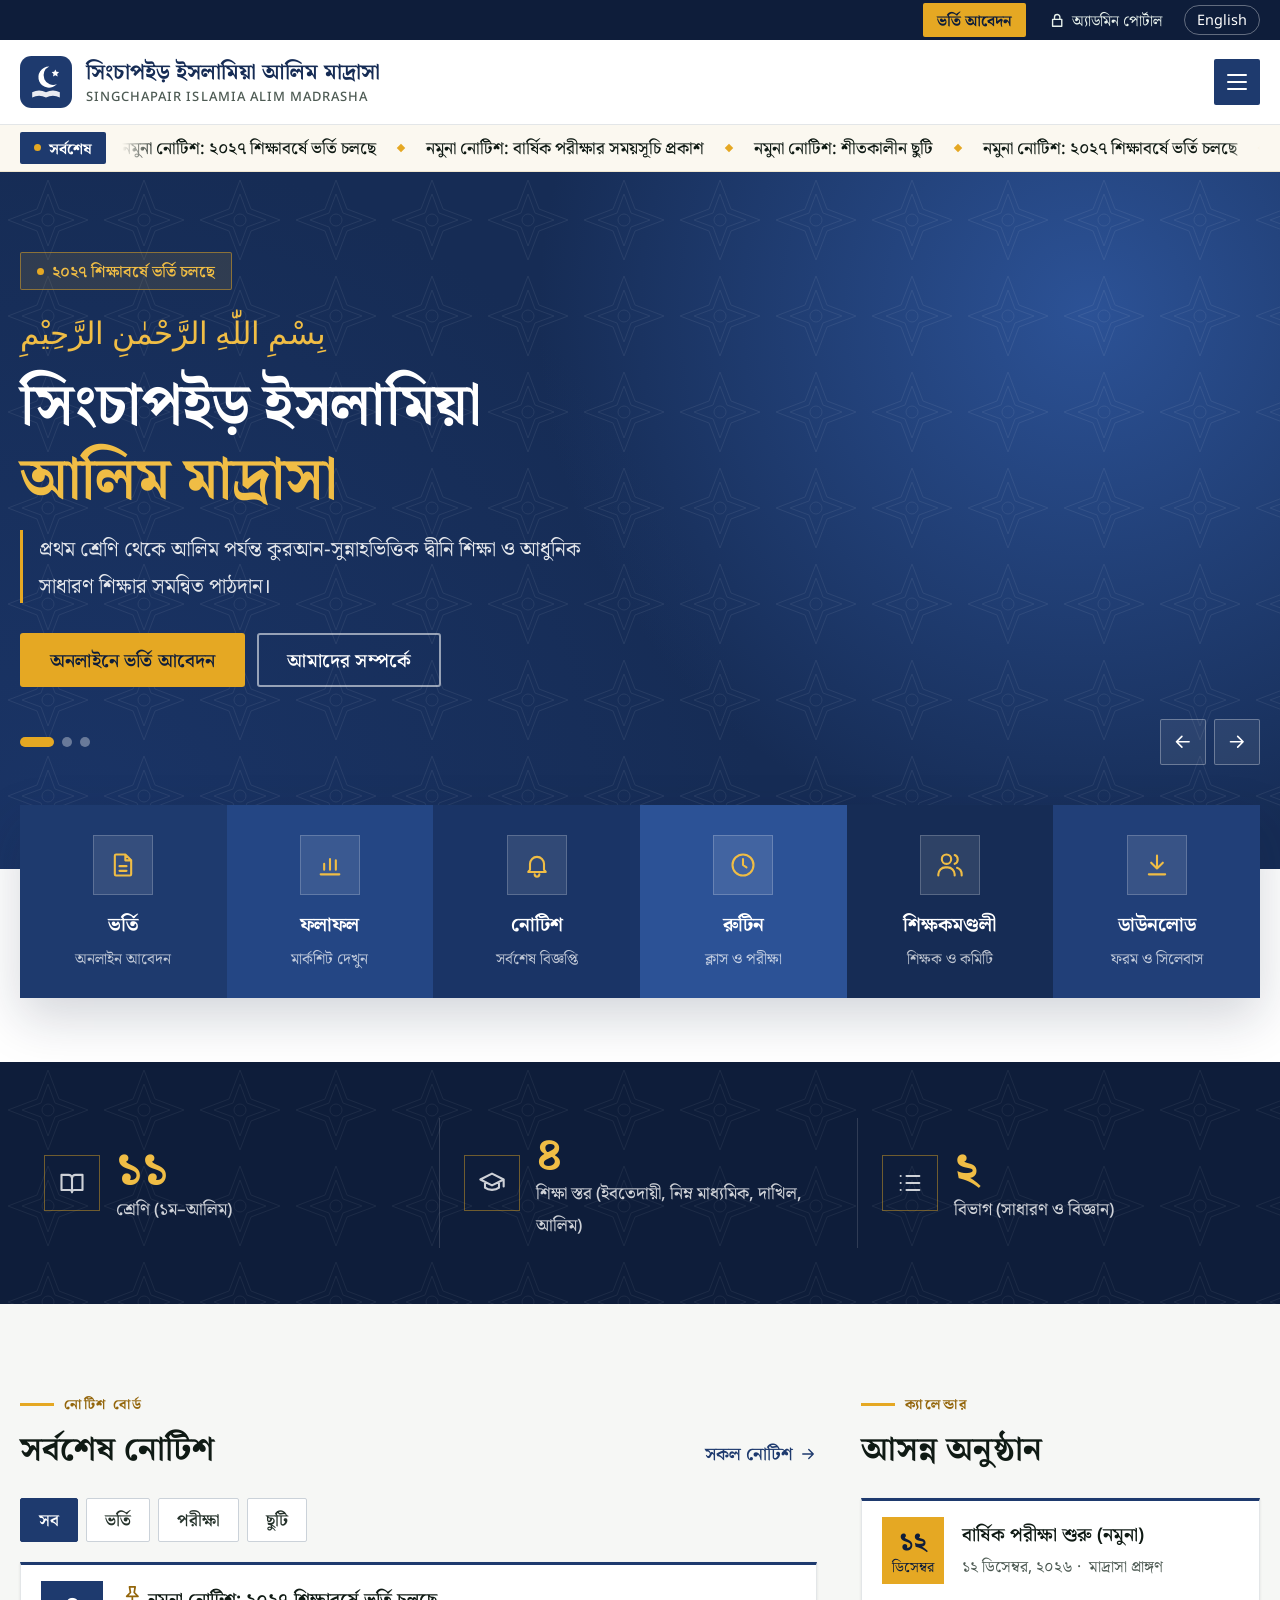
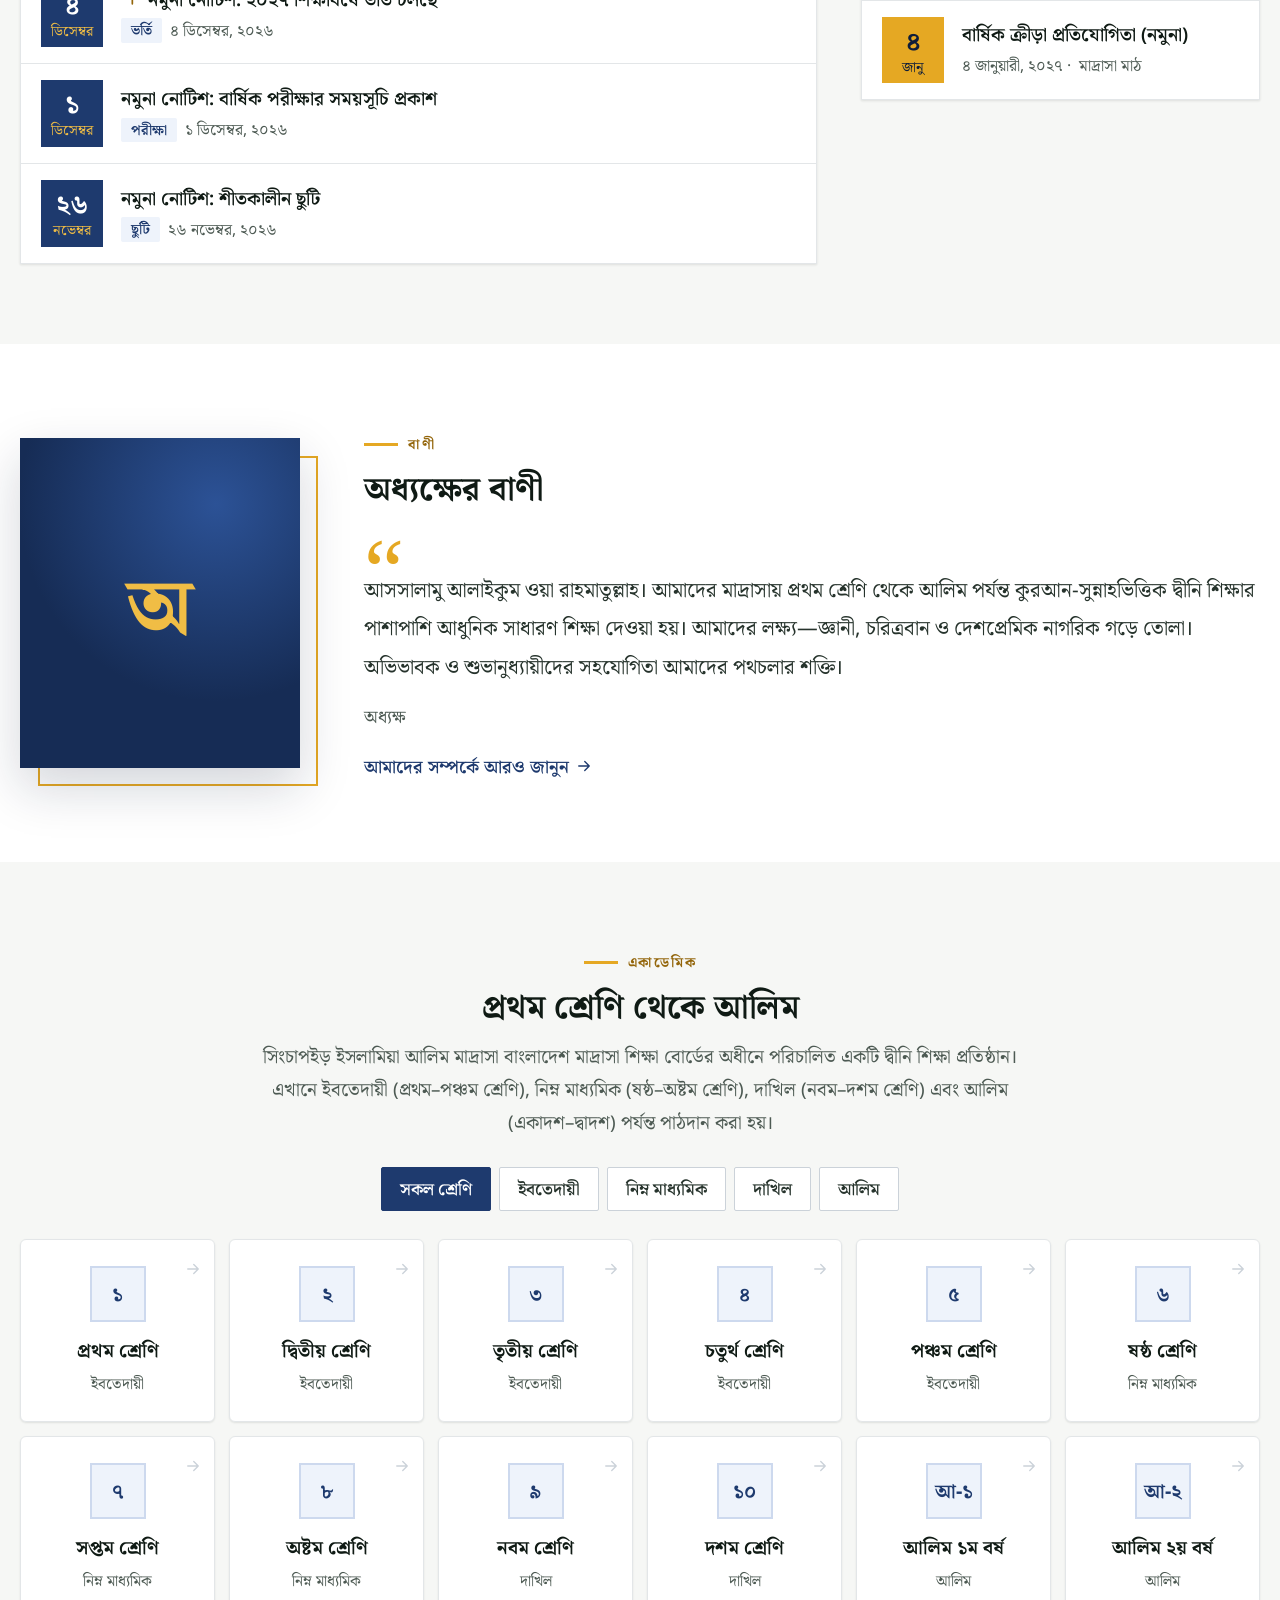
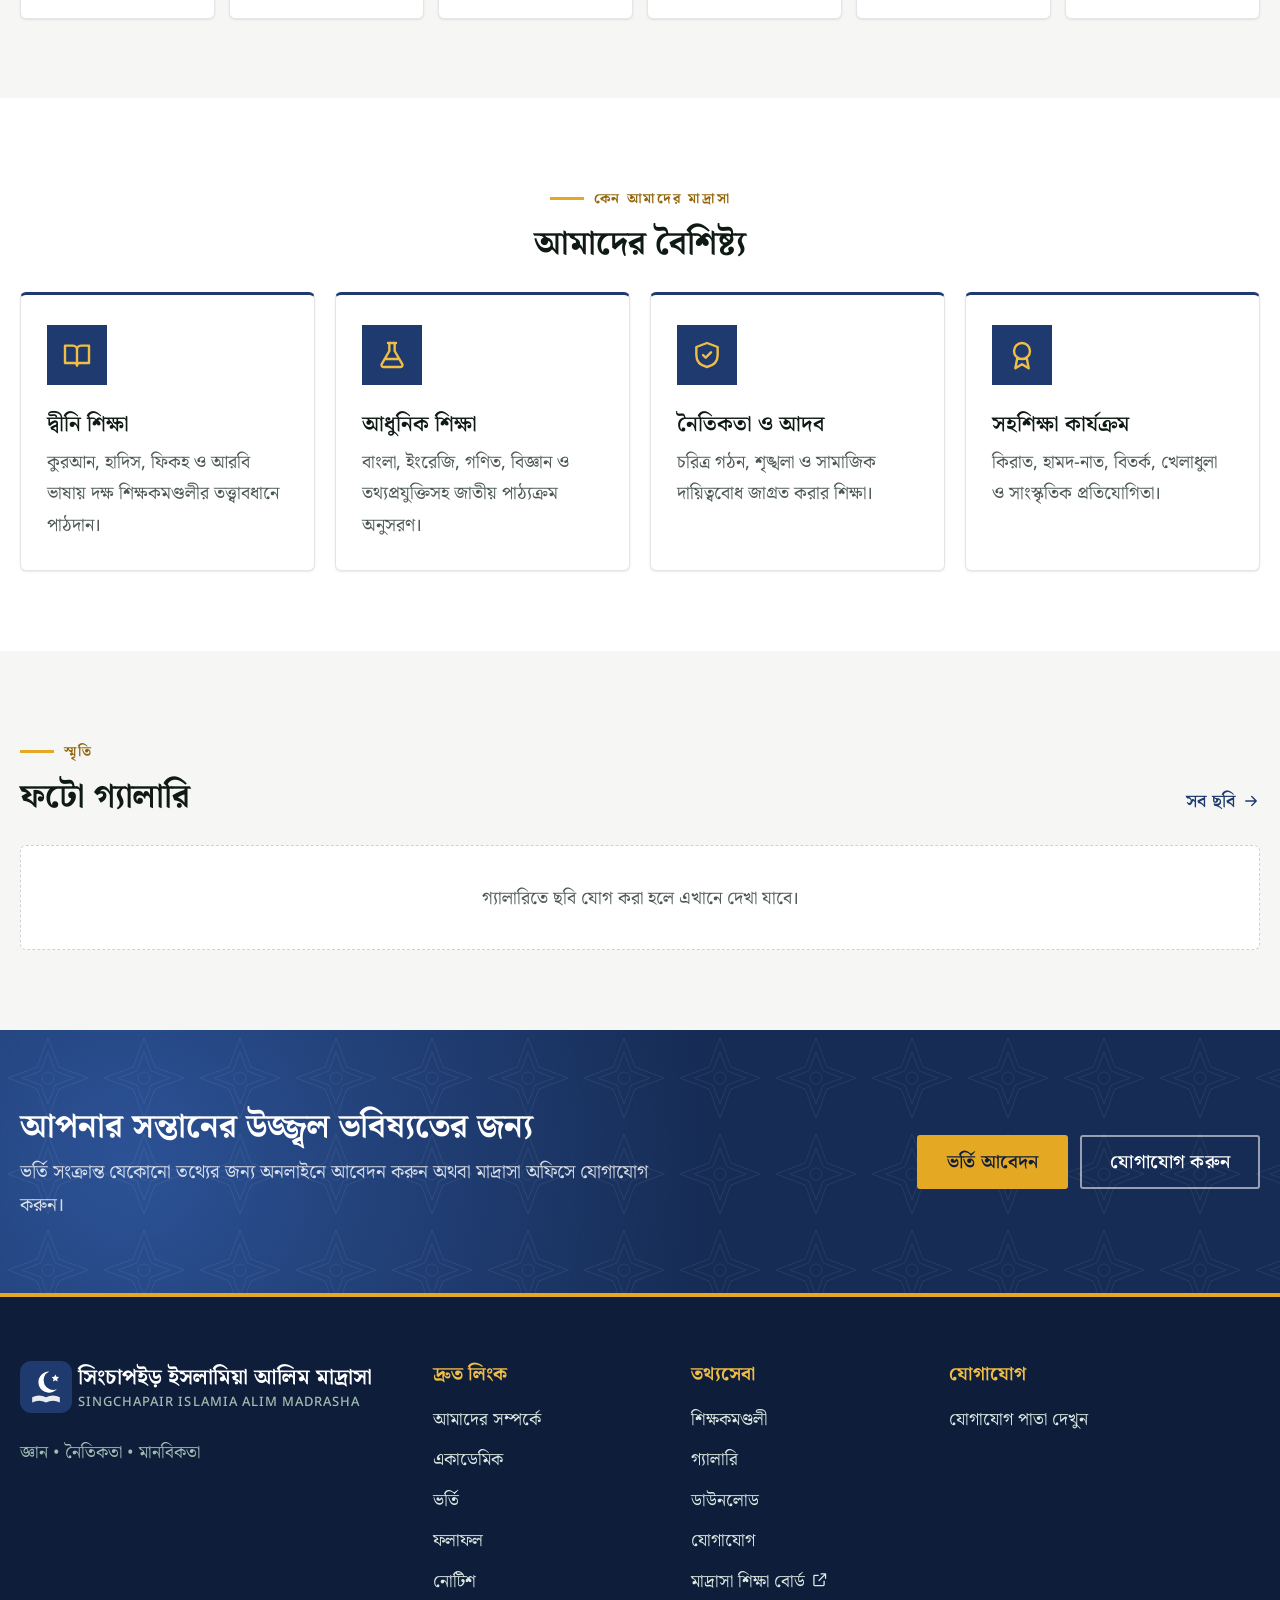
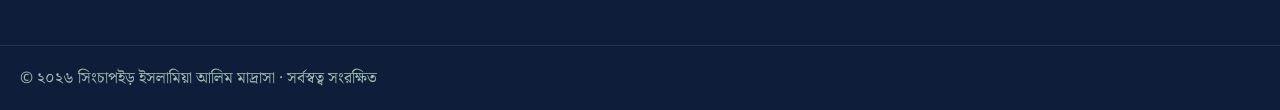
<file: index.html>
<!doctype html>
<html lang="bn">
<head>
<meta charset="utf-8">
<meta name="viewport" content="width=device-width,initial-scale=1">
<title>সিংচাপইড় ইসলামিয়া আলিম মাদ্রাসা | Singchapair Islamia Alim Madrasha</title>
<meta name="description" content="সিংচাপইড় ইসলামিয়া আলিম মাদ্রাসা — প্রথম শ্রেণি থেকে আলিম পর্যন্ত দ্বীনি ও আধুনিক শিক্ষা। ভর্তি, ফলাফল, নোটিশ ও আরও তথ্য।">
<meta name="theme-color" content="#ffffff">
<meta property="og:title" content="সিংচাপইড় ইসলামিয়া আলিম মাদ্রাসা | Singchapair Islamia Alim Madrasha">
<meta property="og:description" content="সিংচাপইড় ইসলামিয়া আলিম মাদ্রাসা — প্রথম শ্রেণি থেকে আলিম পর্যন্ত দ্বীনি ও আধুনিক শিক্ষা। ভর্তি, ফলাফল, নোটিশ ও আরও তথ্য।">
<link rel="icon" href="assets/img/logo.svg" type="image/svg+xml">
<link rel="preconnect" href="https://fonts.googleapis.com">
<link rel="preconnect" href="https://fonts.gstatic.com" crossorigin>
<link href="https://fonts.googleapis.com/css2?family=Noto+Sans:wght@400;500;600;700&family=Noto+Serif+Bengali:wght@400;500;600;700&display=swap" rel="stylesheet">
<link rel="stylesheet" href="assets/css/style.css">
</head>
<body data-page="home">
<a class="skip" href="#main">মূল বিষয়বস্তুতে যান</a>
<div id="site-header"></div>
<main id="main">


<section class="hero" id="hero" aria-roledescription="carousel" aria-label="প্রধান ব্যানার">
  <div class="hero-bg" id="heroBg" aria-hidden="true"></div>
  <div class="hero-pattern" aria-hidden="true"></div>
  <div class="container hero-in">
    <div class="hero-slides" id="heroSlides">
      <article class="hero-slide active" data-slide="0">
        <span class="hero-badge" id="admissionBadge">স্বাগতম</span>
        <p class="bismillah" lang="ar">بِسْمِ اللّٰهِ الرَّحْمٰنِ الرَّحِيْمِ</p>
        <h1>সিংচাপইড় ইসলামিয়া <span>আলিম মাদ্রাসা</span></h1>
        <p class="hero-sub">প্রথম শ্রেণি থেকে আলিম পর্যন্ত কুরআন-সুন্নাহভিত্তিক দ্বীনি শিক্ষা ও আধুনিক সাধারণ শিক্ষার সমন্বিত পাঠদান।</p>
        <div class="btn-row"><a class="btn btn-gold btn-lg" href="admission.html" id="heroAdmission">অনলাইনে ভর্তি আবেদন</a><a class="btn btn-outline btn-lg" href="about.html">আমাদের সম্পর্কে</a></div>
      </article>
      <article class="hero-slide" data-slide="1">
        <span class="hero-badge">ভর্তি</span>
        <h2 class="hero-title"><span id="admSlideTitle">ভর্তি চলছে</span></h2>
        <p class="hero-sub">প্রথম শ্রেণি থেকে আলিম পর্যন্ত সকল শ্রেণিতে ঘরে বসেই অনলাইনে আবেদন করুন। আবেদনের পর ট্র্যাকিং আইডি দিয়ে অবস্থা জানুন।</p>
        <div class="countdown" id="countdown" hidden aria-live="off"></div>
        <div class="btn-row"><a class="btn btn-gold btn-lg" href="admission.html">আবেদন করুন</a><a class="btn btn-outline btn-lg" href="admission.html#trackForm">আবেদনের অবস্থা</a></div>
      </article>
      <article class="hero-slide" data-slide="2">
        <span class="hero-badge">ফলাফল</span>
        <h2 class="hero-title">পরীক্ষার ফলাফল <span>এখন অনলাইনে</span></h2>
        <p class="hero-sub">শ্রেণি, পরীক্ষা ও রোল নম্বর দিয়ে বিষয়ভিত্তিক নম্বর, গ্রেড, জিপিএ ও মেধাস্থানসহ মার্কশিট দেখুন এবং প্রিন্ট করুন।</p>
        <div class="btn-row"><a class="btn btn-gold btn-lg" href="results.html">ফলাফল দেখুন</a><a class="btn btn-outline btn-lg" href="notices.html">নোটিশ বোর্ড</a></div>
      </article>
    </div>

  </div>
  <div class="container hero-controls">
    <div class="dots" id="heroDots" role="tablist" aria-label="স্লাইড নির্বাচন"></div>
    <div class="arrows"><button type="button" id="heroPrev" aria-label="আগের স্লাইড"><i data-icon="arrowLeft"></i></button><button type="button" id="heroNext" aria-label="পরের স্লাইড"><i data-icon="arrowRight"></i></button></div>
  </div>
</section>

<section class="quick-wrap">
  <div class="container quick-grid reveal">
    <a href="admission.html"><span class="q-ic"><i data-icon="file"></i></span><b>ভর্তি</b><small>অনলাইন আবেদন</small></a>
    <a href="results.html"><span class="q-ic"><i data-icon="chart"></i></span><b>ফলাফল</b><small>মার্কশিট দেখুন</small></a>
    <a href="notices.html"><span class="q-ic"><i data-icon="bell"></i></span><b>নোটিশ</b><small>সর্বশেষ বিজ্ঞপ্তি</small></a>
    <a href="academics.html#routine"><span class="q-ic"><i data-icon="clock"></i></span><b>রুটিন</b><small>ক্লাস ও পরীক্ষা</small></a>
    <a href="teachers.html"><span class="q-ic"><i data-icon="users"></i></span><b>শিক্ষকমণ্ডলী</b><small>শিক্ষক ও কমিটি</small></a>
    <a href="downloads.html"><span class="q-ic"><i data-icon="download"></i></span><b>ডাউনলোড</b><small>ফরম ও সিলেবাস</small></a>
  </div>
</section>

<section class="section stats-section" id="statsSection">
  <div class="container stats reveal" id="stats"></div>
</section>

<section class="section alt">
  <div class="container grid-2-1">
    <div class="reveal">
      <div class="sec-head"><div><p class="eyebrow">নোটিশ বোর্ড</p><h2 data-en="Latest Notices">সর্বশেষ নোটিশ</h2></div><a class="link" href="notices.html">সকল নোটিশ<i data-icon="arrowRight" class="sm"></i></a></div>
      <div class="tabs" id="noticeTabs" role="tablist" aria-label="নোটিশের ধরন"></div>
      <div class="list" id="homeNotices"><div class="loading">লোড হচ্ছে…</div></div>
    </div>
    <aside class="reveal">
      <div class="sec-head"><div><p class="eyebrow">ক্যালেন্ডার</p><h2 data-en="Upcoming Events">আসন্ন অনুষ্ঠান</h2></div></div>
      <div class="list" id="homeEvents"><div class="loading">লোড হচ্ছে…</div></div>
      <div class="adm-card" id="admCard" hidden>
        <p class="eyebrow">ভর্তি</p><h3 id="admCardTitle"></h3>
        <div class="countdown sm" id="countdown2"></div>
        <a class="btn btn-gold btn-block" href="admission.html">এখনই আবেদন করুন</a>
      </div>
    </aside>
  </div>
</section>

<section class="section">
  <div class="container principal reveal">
    <div class="principal-photo" id="principalPhoto"></div>
    <div>
      <p class="eyebrow">বাণী</p>
      <h2 data-en="Message from the Principal">অধ্যক্ষের বাণী</h2>
      <blockquote><span class="quote-mark" aria-hidden="true">“</span><span id="principalMsg"></span></blockquote>
      <p class="sig"><b id="principalName"></b> <span id="principalTitle"></span></p>
      <a class="link" href="about.html">আমাদের সম্পর্কে আরও জানুন<i data-icon="arrowRight" class="sm"></i></a>
    </div>
  </div>
</section>

<section class="section alt">
  <div class="container">
    <div class="sec-head center reveal"><div><p class="eyebrow">একাডেমিক</p><h2 data-en="Classes We Offer">প্রথম শ্রেণি থেকে আলিম</h2><p class="muted lead-sm" id="aboutShort"></p></div></div>
    <div class="level-tabs reveal" id="levelTabs" role="tablist"></div>
    <div class="class-strip reveal" id="classStrip"></div>
  </div>
</section>

<section class="section">
  <div class="container">
    <div class="sec-head center reveal"><div><p class="eyebrow">কেন আমাদের মাদ্রাসা</p><h2>আমাদের বৈশিষ্ট্য</h2></div></div>
    <div class="feature-grid reveal">
      <div class="feature"><i data-icon="book"></i><h3>দ্বীনি শিক্ষা</h3><p>কুরআন, হাদিস, ফিকহ ও আরবি ভাষায় দক্ষ শিক্ষকমণ্ডলীর তত্ত্বাবধানে পাঠদান।</p></div>
      <div class="feature"><i data-icon="flask"></i><h3>আধুনিক শিক্ষা</h3><p>বাংলা, ইংরেজি, গণিত, বিজ্ঞান ও তথ্যপ্রযুক্তিসহ জাতীয় পাঠ্যক্রম অনুসরণ।</p></div>
      <div class="feature"><i data-icon="shield"></i><h3>নৈতিকতা ও আদব</h3><p>চরিত্র গঠন, শৃঙ্খলা ও সামাজিক দায়িত্ববোধ জাগ্রত করার শিক্ষা।</p></div>
      <div class="feature"><i data-icon="award"></i><h3>সহশিক্ষা কার্যক্রম</h3><p>কিরাত, হামদ-নাত, বিতর্ক, খেলাধুলা ও সাংস্কৃতিক প্রতিযোগিতা।</p></div>
    </div>
  </div>
</section>

<section class="section alt">
  <div class="container">
    <div class="sec-head reveal"><div><p class="eyebrow">স্মৃতি</p><h2 data-en="Photo Gallery">ফটো গ্যালারি</h2></div><a class="link" href="gallery.html">সব ছবি<i data-icon="arrowRight" class="sm"></i></a></div>
    <div class="gallery-grid reveal" id="homeGallery"><div class="loading">লোড হচ্ছে…</div></div>
  </div>
</section>

<section class="cta-band">
  <div class="hero-pattern" aria-hidden="true"></div>
  <div class="container cta-in reveal">
    <div><h2>আপনার সন্তানের উজ্জ্বল ভবিষ্যতের জন্য</h2><p>ভর্তি সংক্রান্ত যেকোনো তথ্যের জন্য অনলাইনে আবেদন করুন অথবা মাদ্রাসা অফিসে যোগাযোগ করুন।</p></div>
    <div class="btn-row"><a class="btn btn-gold btn-lg" href="admission.html">ভর্তি আবেদন</a><a class="btn btn-outline btn-lg" href="contact.html">যোগাযোগ করুন</a></div>
  </div>
</section>

</main>
<div id="site-footer"></div>
<script type="module" src="assets/js/site.js"></script>
</body>
</html>
</file>
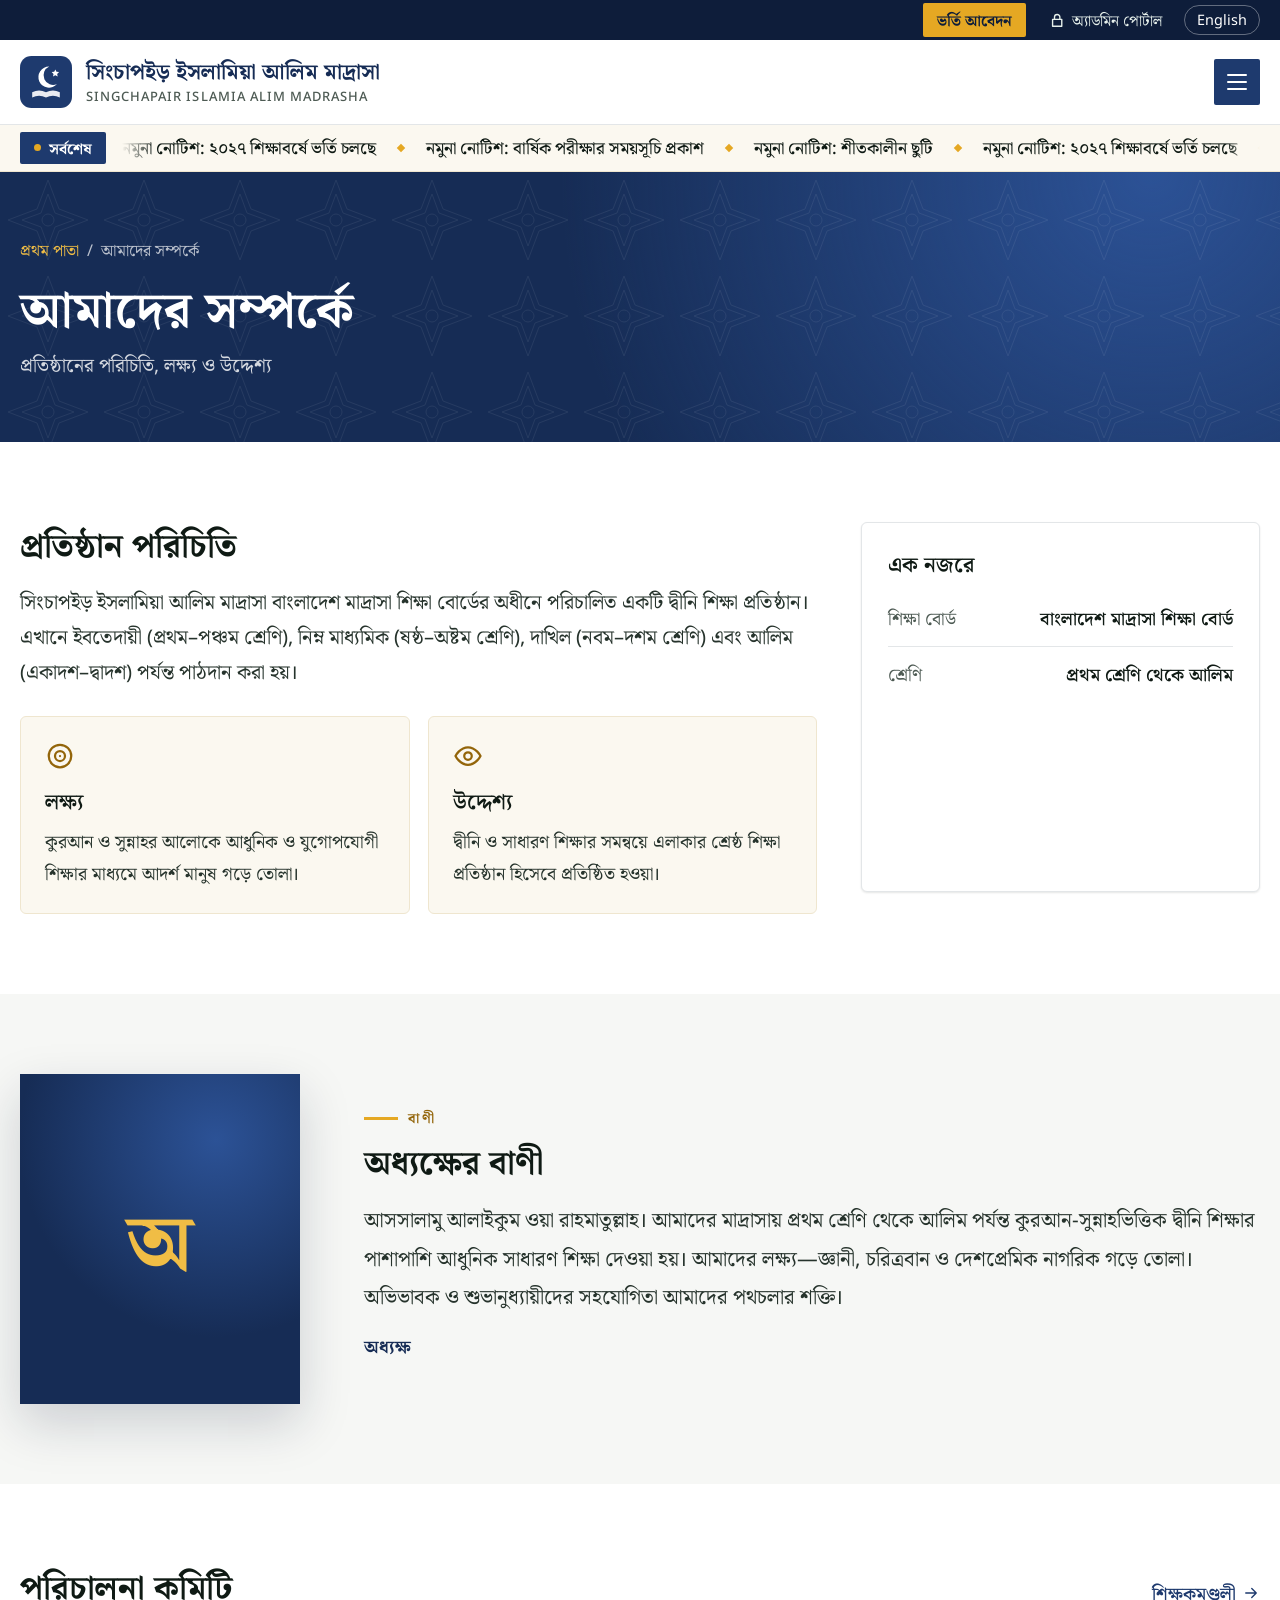
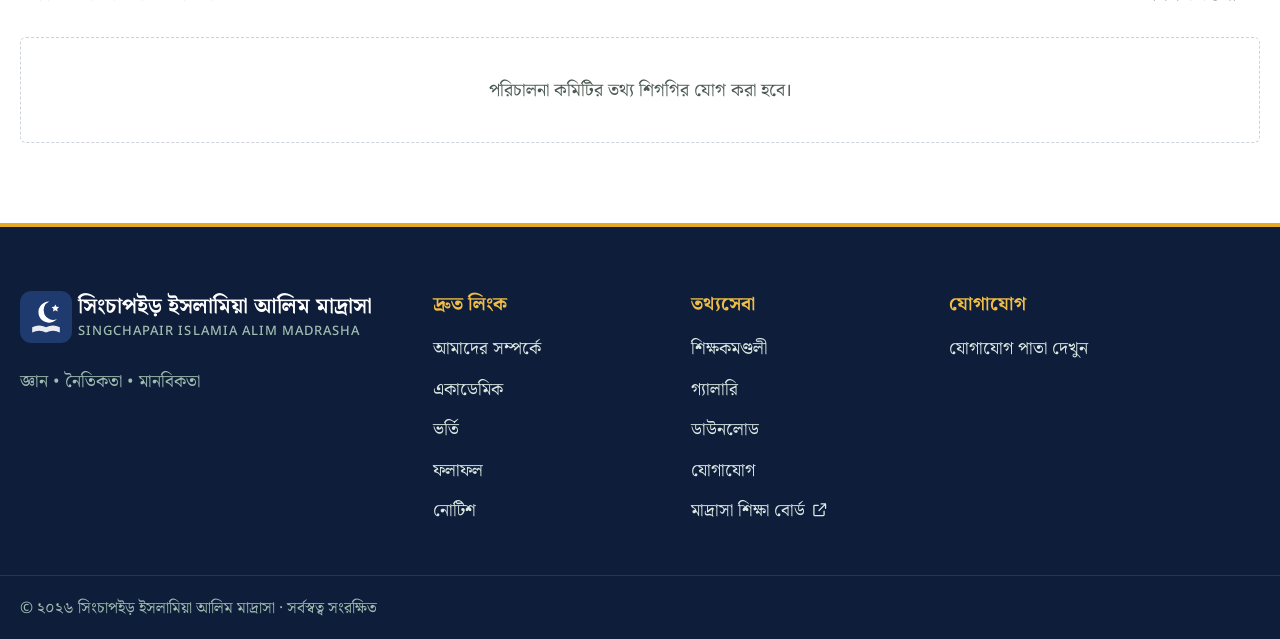
<file: about.html>
<!doctype html>
<html lang="bn">
<head>
<meta charset="utf-8">
<meta name="viewport" content="width=device-width,initial-scale=1">
<title>আমাদের সম্পর্কে | সিংচাপইড় ইসলামিয়া আলিম মাদ্রাসা</title>
<meta name="description" content="সিংচাপইড় ইসলামিয়া আলিম মাদ্রাসার পরিচিতি, লক্ষ্য-উদ্দেশ্য, অধ্যক্ষের বাণী ও পরিচালনা কমিটি।">
<meta name="theme-color" content="#ffffff">
<meta property="og:title" content="আমাদের সম্পর্কে | সিংচাপইড় ইসলামিয়া আলিম মাদ্রাসা">
<meta property="og:description" content="সিংচাপইড় ইসলামিয়া আলিম মাদ্রাসার পরিচিতি, লক্ষ্য-উদ্দেশ্য, অধ্যক্ষের বাণী ও পরিচালনা কমিটি।">
<link rel="icon" href="assets/img/logo.svg" type="image/svg+xml">
<link rel="preconnect" href="https://fonts.googleapis.com">
<link rel="preconnect" href="https://fonts.gstatic.com" crossorigin>
<link href="https://fonts.googleapis.com/css2?family=Noto+Sans:wght@400;500;600;700&family=Noto+Serif+Bengali:wght@400;500;600;700&display=swap" rel="stylesheet">
<link rel="stylesheet" href="assets/css/style.css">
</head>
<body data-page="about">
<a class="skip" href="#main">মূল বিষয়বস্তুতে যান</a>
<div id="site-header"></div>
<main id="main">
<section class="page-hero"><div class="container">
  <nav class="crumbs" aria-label="অবস্থান"><a href="index.html">প্রথম পাতা</a><span>/</span><span aria-current="page">আমাদের সম্পর্কে</span></nav>
  <h1 data-en="About Us">আমাদের সম্পর্কে</h1><p>প্রতিষ্ঠানের পরিচিতি, লক্ষ্য ও উদ্দেশ্য</p>
</div></section>

<section class="section"><div class="container grid-2-1">
  <div>
    <h2>প্রতিষ্ঠান পরিচিতি</h2>
    <p class="lead" id="aboutText"></p>
    <div id="historyBlock" hidden><h3>সংক্ষিপ্ত ইতিহাস</h3><p class="pre" id="historyText"></p></div>
    <div class="mv-grid">
      <div class="mv"><i data-icon="target"></i><h3>লক্ষ্য</h3><p id="missionText"></p></div>
      <div class="mv"><i data-icon="eye"></i><h3>উদ্দেশ্য</h3><p id="visionText"></p></div>
    </div>
  </div>
  <aside class="card"><h3>এক নজরে</h3><dl class="facts" id="facts"></dl></aside>
</div></section>
<section class="section alt"><div class="container principal">
  <div id="aboutPrincipalPhoto"></div>
  <div><p class="eyebrow">বাণী</p><h2>অধ্যক্ষের বাণী</h2><blockquote id="aboutPrincipalMsg"></blockquote><p class="sig"><b id="aboutPrincipalName"></b></p></div>
</div></section>
<section class="section"><div class="container">
  <div class="sec-head"><h2>পরিচালনা কমিটি</h2><a class="link" href="teachers.html">শিক্ষকমণ্ডলী<i data-icon="arrowRight" class="sm"></i></a></div>
  <div class="people-grid" id="committee"><div class="loading">লোড হচ্ছে…</div></div>
</div></section>

</main>
<div id="site-footer"></div>
<script type="module" src="assets/js/site.js"></script>
</body>
</html>
</file>
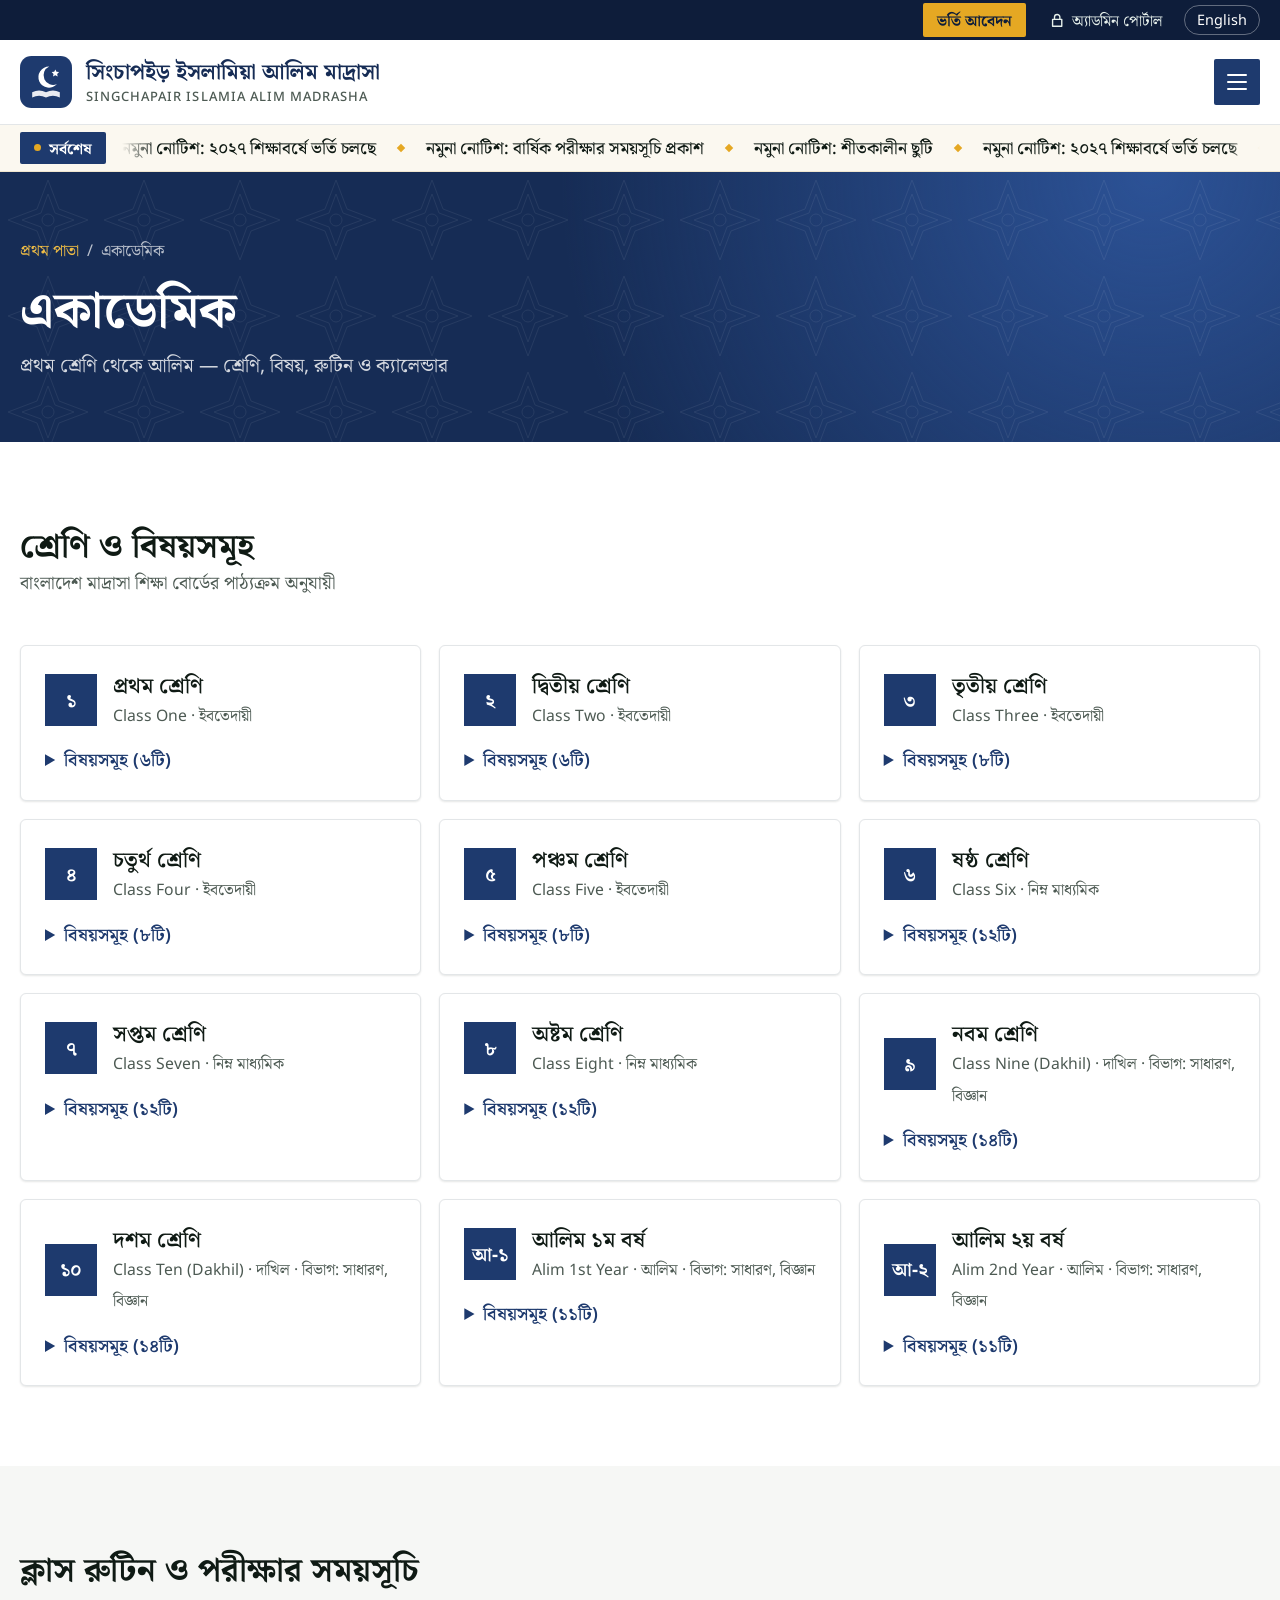
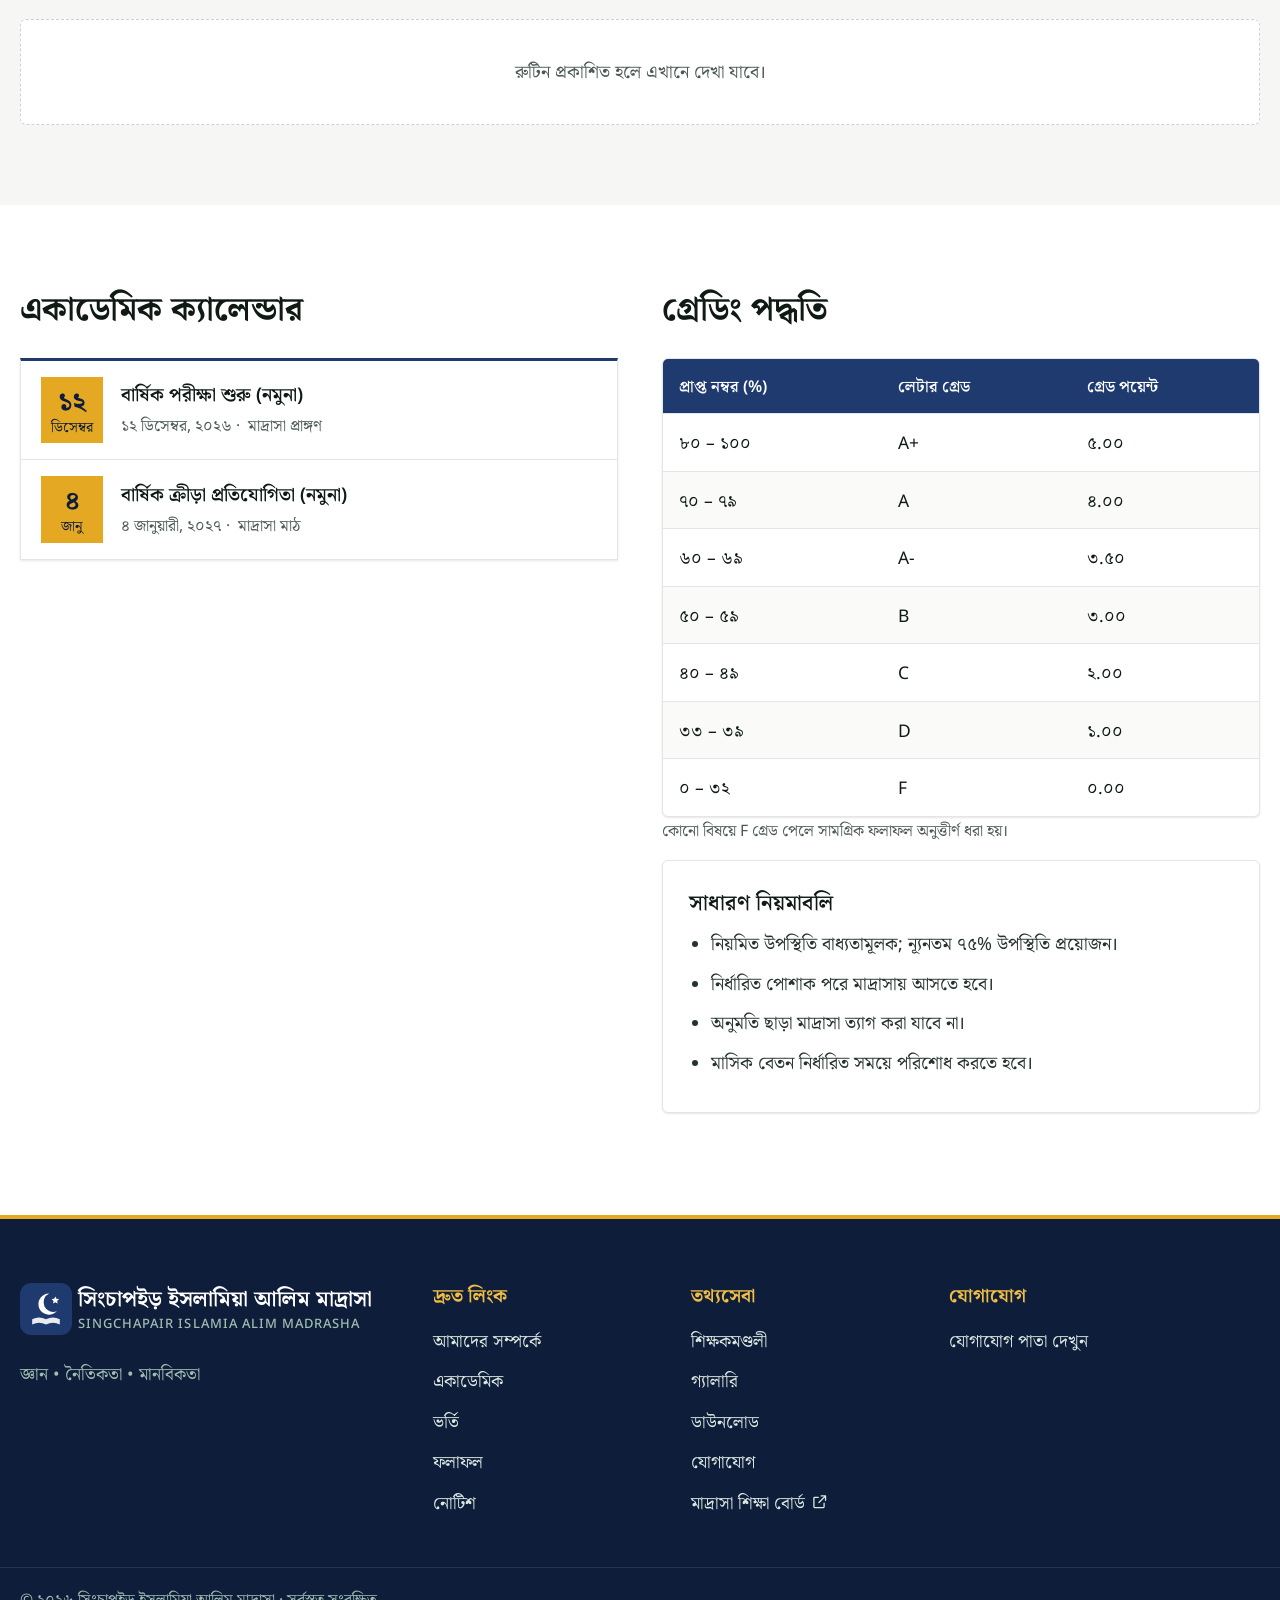
<file: academics.html>
<!doctype html>
<html lang="bn">
<head>
<meta charset="utf-8">
<meta name="viewport" content="width=device-width,initial-scale=1">
<title>একাডেমিক | সিংচাপইড় ইসলামিয়া আলিম মাদ্রাসা</title>
<meta name="description" content="প্রথম শ্রেণি থেকে আলিম পর্যন্ত শ্রেণি, বিষয়, ক্লাস রুটিন, একাডেমিক ক্যালেন্ডার ও গ্রেডিং পদ্ধতি।">
<meta name="theme-color" content="#ffffff">
<meta property="og:title" content="একাডেমিক | সিংচাপইড় ইসলামিয়া আলিম মাদ্রাসা">
<meta property="og:description" content="প্রথম শ্রেণি থেকে আলিম পর্যন্ত শ্রেণি, বিষয়, ক্লাস রুটিন, একাডেমিক ক্যালেন্ডার ও গ্রেডিং পদ্ধতি।">
<link rel="icon" href="assets/img/logo.svg" type="image/svg+xml">
<link rel="preconnect" href="https://fonts.googleapis.com">
<link rel="preconnect" href="https://fonts.gstatic.com" crossorigin>
<link href="https://fonts.googleapis.com/css2?family=Noto+Sans:wght@400;500;600;700&family=Noto+Serif+Bengali:wght@400;500;600;700&display=swap" rel="stylesheet">
<link rel="stylesheet" href="assets/css/style.css">
</head>
<body data-page="academics">
<a class="skip" href="#main">মূল বিষয়বস্তুতে যান</a>
<div id="site-header"></div>
<main id="main">
<section class="page-hero"><div class="container">
  <nav class="crumbs" aria-label="অবস্থান"><a href="index.html">প্রথম পাতা</a><span>/</span><span aria-current="page">একাডেমিক</span></nav>
  <h1 data-en="Academics">একাডেমিক</h1><p>প্রথম শ্রেণি থেকে আলিম — শ্রেণি, বিষয়, রুটিন ও ক্যালেন্ডার</p>
</div></section>

<section class="section"><div class="container">
  <div class="sec-head"><div><h2>শ্রেণি ও বিষয়সমূহ</h2><p class="muted">বাংলাদেশ মাদ্রাসা শিক্ষা বোর্ডের পাঠ্যক্রম অনুযায়ী</p></div></div>
  <div class="class-grid" id="classCards"></div>
</div></section>
<section class="section alt" id="routine"><div class="container">
  <div class="sec-head"><h2>ক্লাস রুটিন ও পরীক্ষার সময়সূচি</h2></div>
  <div id="routines"><div class="loading">লোড হচ্ছে…</div></div>
</div></section>
<section class="section"><div class="container grid-2">
  <div><div class="sec-head"><h2>একাডেমিক ক্যালেন্ডার</h2></div><div class="list" id="calendar"><div class="loading">লোড হচ্ছে…</div></div></div>
  <div><div class="sec-head"><h2>গ্রেডিং পদ্ধতি</h2></div>
    <div class="table-wrap"><table class="table"><thead><tr><th>প্রাপ্ত নম্বর (%)</th><th>লেটার গ্রেড</th><th>গ্রেড পয়েন্ট</th></tr></thead><tbody>
      <tr><td>৮০ – ১০০</td><td>A+</td><td>৫.০০</td></tr><tr><td>৭০ – ৭৯</td><td>A</td><td>৪.০০</td></tr><tr><td>৬০ – ৬৯</td><td>A-</td><td>৩.৫০</td></tr><tr><td>৫০ – ৫৯</td><td>B</td><td>৩.০০</td></tr><tr><td>৪০ – ৪৯</td><td>C</td><td>২.০০</td></tr><tr><td>৩৩ – ৩৯</td><td>D</td><td>১.০০</td></tr><tr><td>০ – ৩২</td><td>F</td><td>০.০০</td></tr>
    </tbody></table></div>
    <p class="muted small">কোনো বিষয়ে F গ্রেড পেলে সামগ্রিক ফলাফল অনুত্তীর্ণ ধরা হয়।</p>
    <div class="card"><h3>সাধারণ নিয়মাবলি</h3><ul class="plain"><li>নিয়মিত উপস্থিতি বাধ্যতামূলক; ন্যূনতম ৭৫% উপস্থিতি প্রয়োজন।</li><li>নির্ধারিত পোশাক পরে মাদ্রাসায় আসতে হবে।</li><li>অনুমতি ছাড়া মাদ্রাসা ত্যাগ করা যাবে না।</li><li>মাসিক বেতন নির্ধারিত সময়ে পরিশোধ করতে হবে।</li></ul></div>
  </div>
</div></section>

</main>
<div id="site-footer"></div>
<script type="module" src="assets/js/site.js"></script>
</body>
</html>
</file>
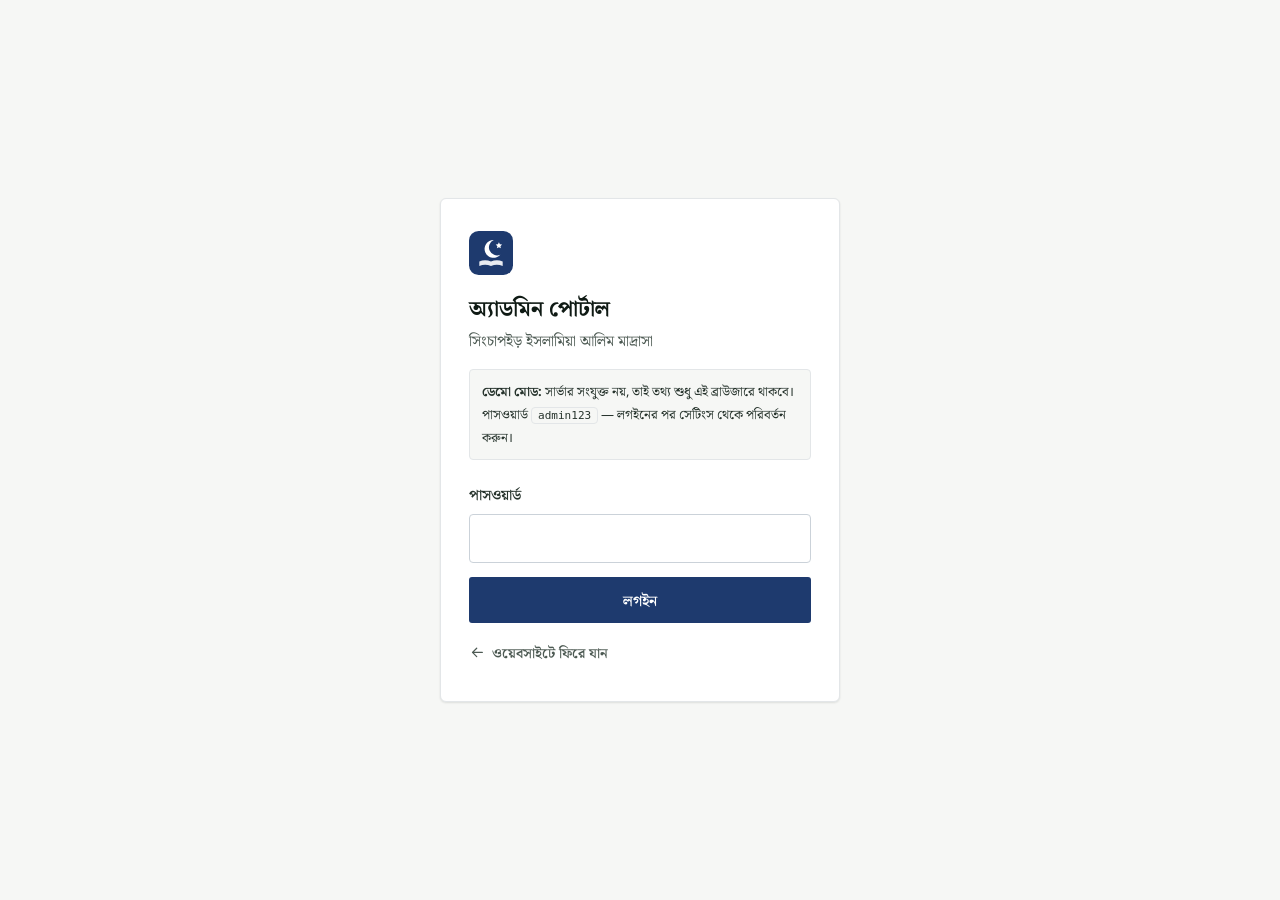
<file: admin.html>
<!doctype html>
<html lang="bn">
<head>
<meta charset="utf-8">
<meta name="viewport" content="width=device-width,initial-scale=1">
<title>অ্যাডমিন পোর্টাল | সিংচাপইড় ইসলামিয়া আলিম মাদ্রাসা</title>
<meta name="robots" content="noindex,nofollow">
<meta name="theme-color" content="#162c55">
<link rel="icon" href="assets/img/logo.svg" type="image/svg+xml">
<link rel="preconnect" href="https://fonts.googleapis.com">
<link rel="preconnect" href="https://fonts.gstatic.com" crossorigin>
<link href="https://fonts.googleapis.com/css2?family=Noto+Sans:wght@400;500;600;700&family=Noto+Serif+Bengali:wght@400;500;600;700&display=swap" rel="stylesheet">
<link rel="stylesheet" href="assets/css/style.css">
<link rel="stylesheet" href="assets/css/admin.css">
</head>
<body class="admin-body">

<!-- Login -->
<section id="loginView" class="login-wrap" hidden>
  <div class="login-card">
    <div class="login-logo"><img src="assets/img/logo.svg" alt=""></div>
    <h1>অ্যাডমিন পোর্টাল</h1>
    <p class="muted">সিংচাপইড় ইসলামিয়া আলিম মাদ্রাসা</p>
    <div id="modeNote" class="mode-note"></div>
    <form id="loginForm">
      <label id="userWrap"><span id="userLabel">ইউজারনেম</span><input name="user" type="text" autocomplete="username" autocapitalize="none" spellcheck="false"></label>
      <label>পাসওয়ার্ড<input name="password" type="password" required autocomplete="current-password"></label>
      <button class="btn btn-primary btn-lg" type="submit">লগইন</button>
      <p id="loginMsg" class="login-msg" role="alert"></p>
      <button type="button" class="linkish" id="resetBtn" hidden>পাসওয়ার্ড ভুলে গেছেন?</button>
    </form>
    <a class="link back" href="index.html"><i data-icon="arrowLeft"></i>ওয়েবসাইটে ফিরে যান</a>
  </div>
</section>

<!-- First-time setup (own server, no admin yet) -->
<section id="setupView" class="login-wrap" hidden>
  <div class="login-card">
    <div class="login-logo"><img src="assets/img/logo.svg" alt=""></div>
    <h1>প্রথমবার সেটআপ</h1>
    <p class="muted">সার্ভার প্রস্তুত। প্রধান অ্যাডমিন অ্যাকাউন্ট তৈরি করুন।</p>
    <form id="setupForm">
      <label>আপনার নাম<input name="name" maxlength="120" placeholder="যেমন: অধ্যক্ষ"></label>
      <label>ইউজারনেম *<input name="username" required minlength="3" maxlength="60" pattern="[A-Za-z0-9._@\-]{3,60}" title="ইংরেজি অক্ষর, সংখ্যা, . _ - @" autocomplete="username" autocapitalize="none" spellcheck="false" placeholder="যেমন: admin"></label>
      <label>পাসওয়ার্ড * <small class="help">কমপক্ষে ৮ অক্ষর</small><input name="password" type="password" required minlength="8" autocomplete="new-password"></label>
      <label>পাসওয়ার্ড আবার লিখুন *<input name="password2" type="password" required minlength="8" autocomplete="new-password"></label>
      <button class="btn btn-primary btn-lg" type="submit">অ্যাকাউন্ট তৈরি করুন</button>
      <p id="setupMsg" class="login-msg" role="alert"></p>
    </form>
    <p class="muted small">ইউজারনেম ও পাসওয়ার্ড নিরাপদে লিখে রাখুন।</p>
  </div>
</section>

<!-- App -->
<div id="appView" class="admin-app" hidden>
  <aside class="sidebar" id="sidebar">
    <a class="side-brand" href="index.html" target="_blank" rel="noopener"><img src="assets/img/logo.svg" alt=""><span>অ্যাডমিন পোর্টাল<small>ওয়েবসাইট দেখুন <i data-icon="external" class="sm"></i></small></span></a>
    <nav id="sideNav"></nav>
  </aside>
  <div class="admin-main">
    <header class="admin-top">
      <button class="menu-btn" id="sideToggle" aria-label="মেনু"><span></span><span></span><span></span></button>
      <h1 id="viewTitle">ড্যাশবোর্ড</h1>
      <div class="top-right"><span class="mode-pill" id="modePill"></span><span class="user" id="userEmail"></span><button class="btn btn-sm btn-ghost" id="logoutBtn">লগআউট</button></div>
    </header>
    <div class="admin-content" id="view"></div>
  </div>
</div>

<script type="module" src="assets/js/admin.js"></script>
</body>
</html>
</file>
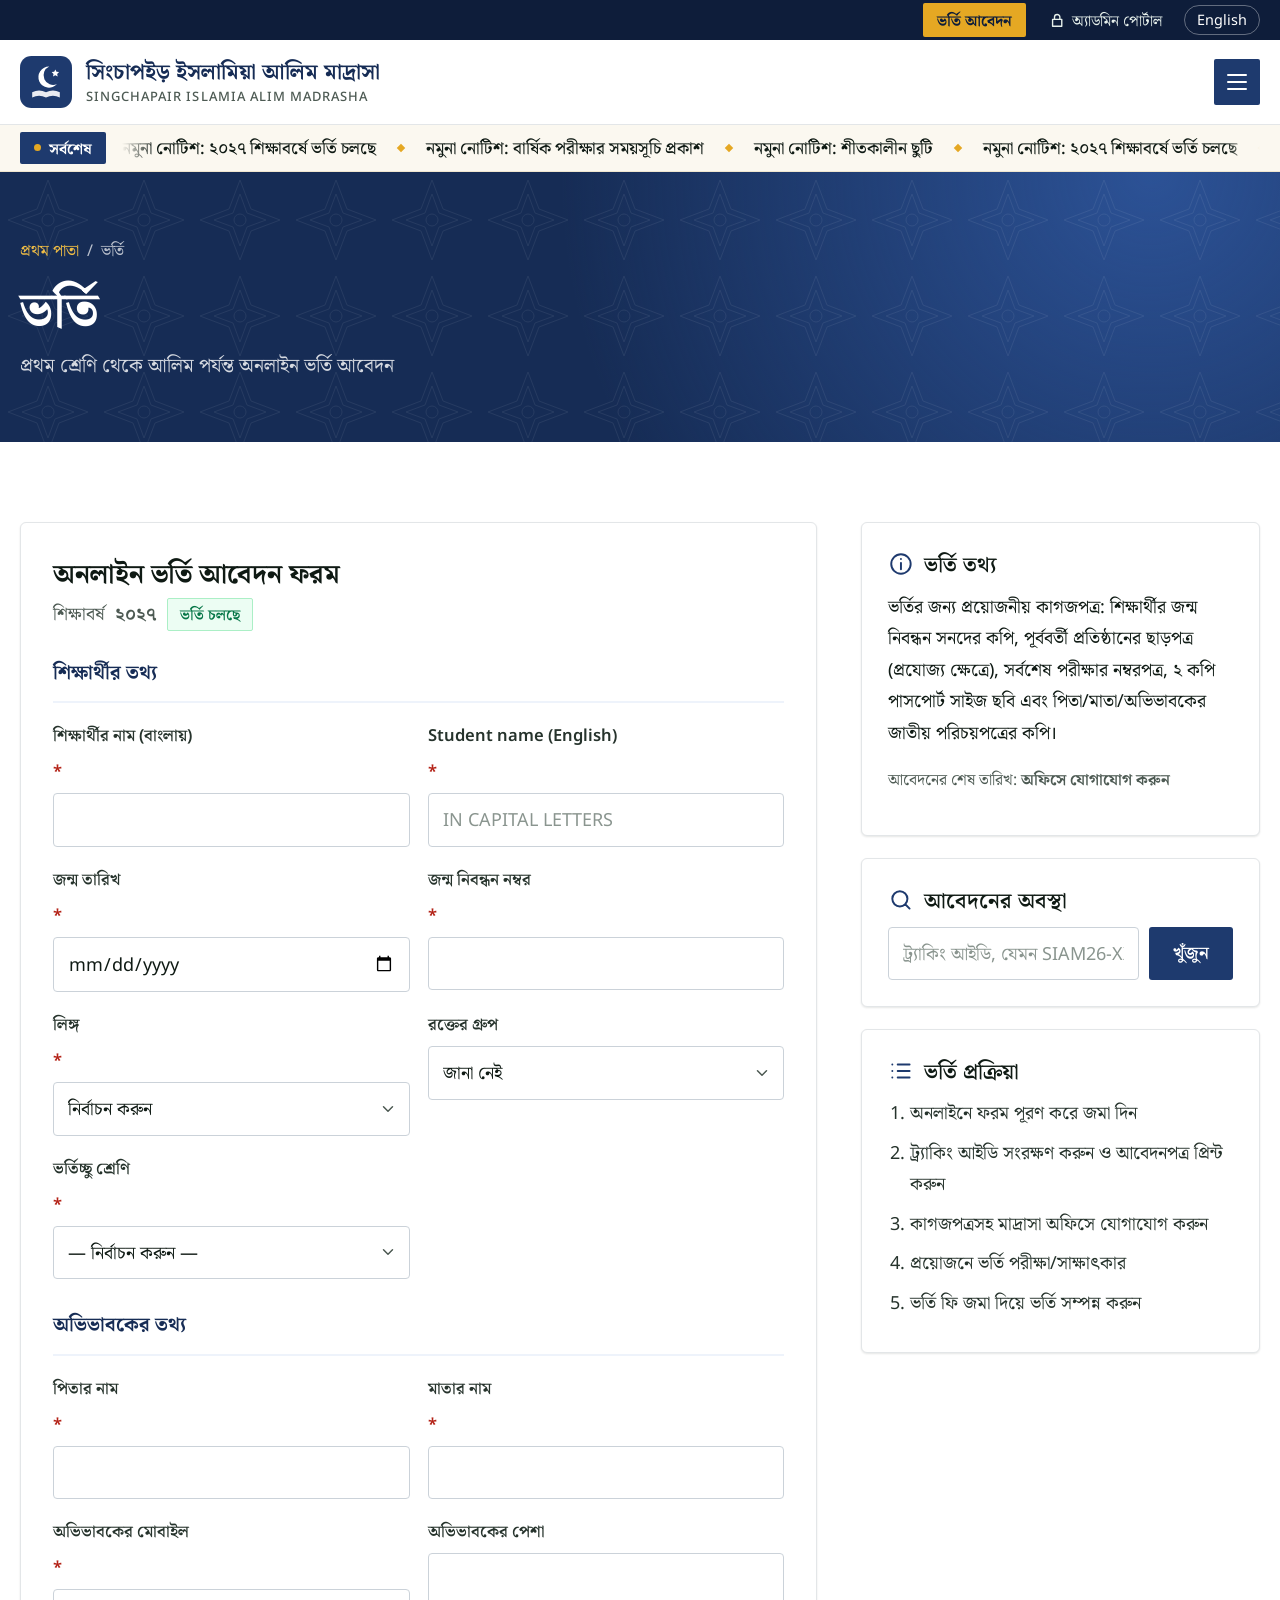
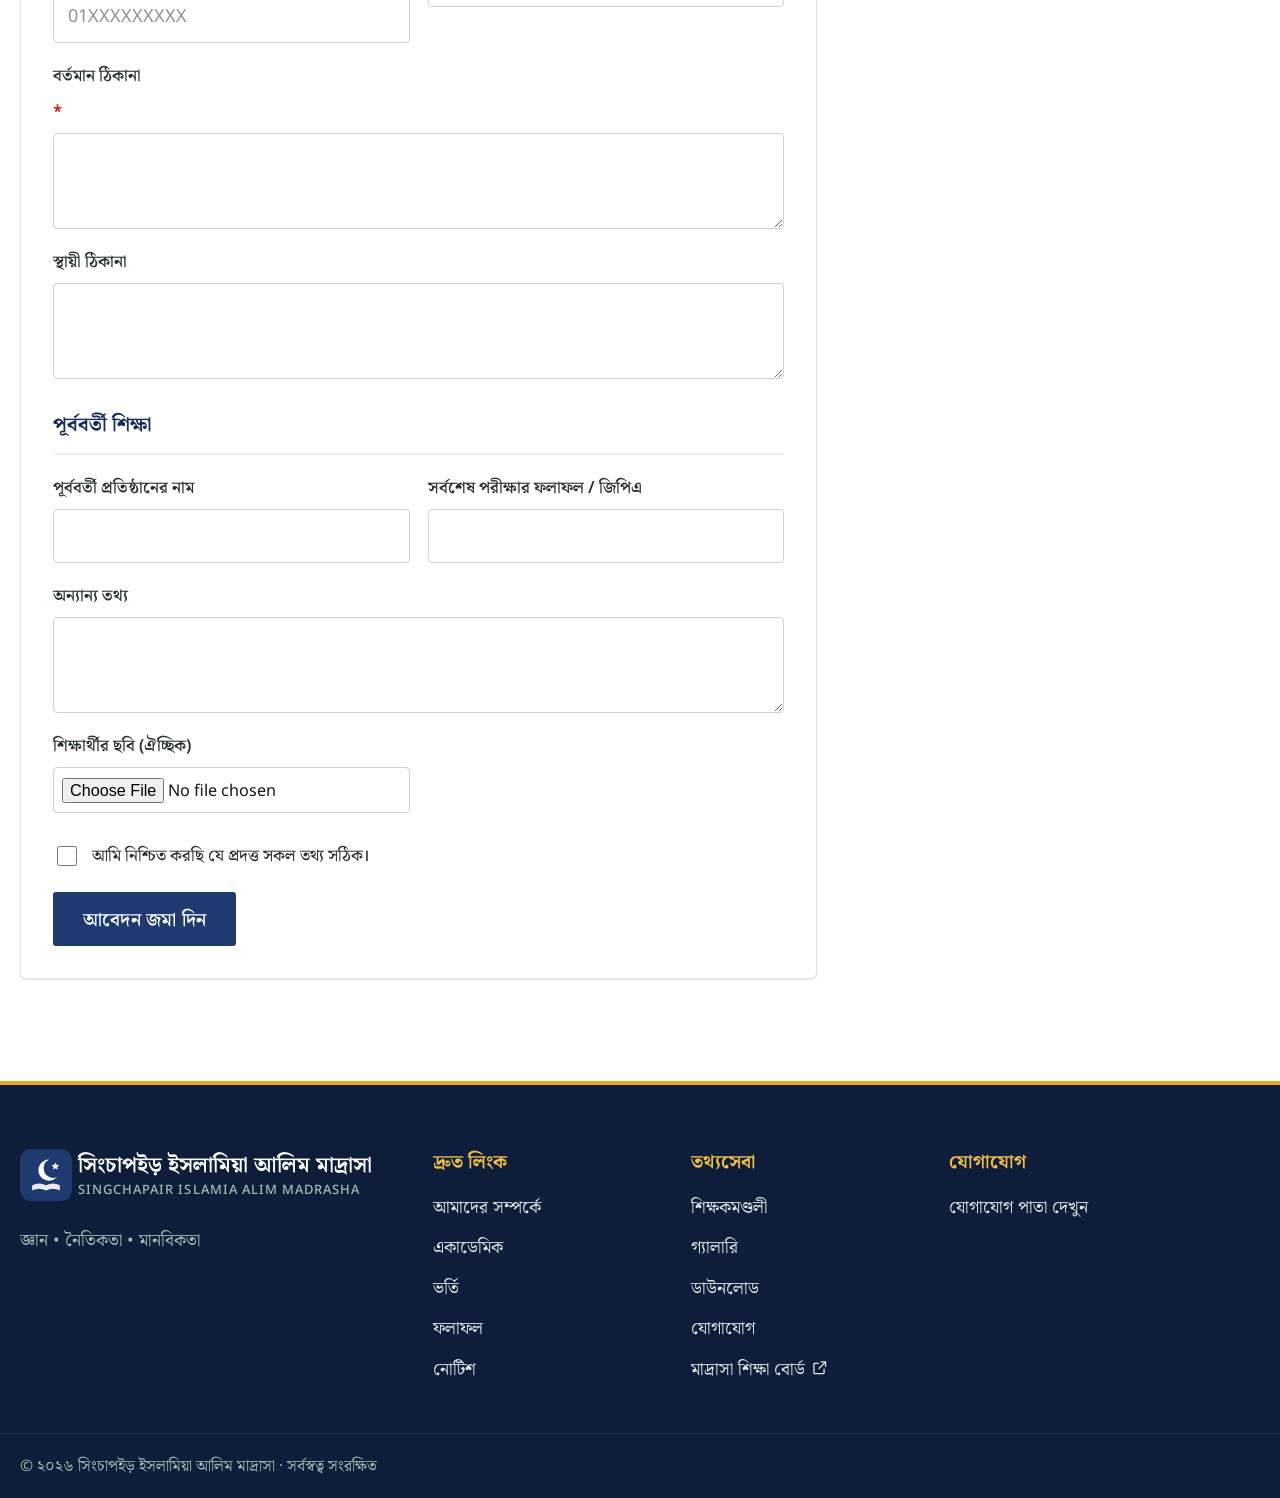
<file: admission.html>
<!doctype html>
<html lang="bn">
<head>
<meta charset="utf-8">
<meta name="viewport" content="width=device-width,initial-scale=1">
<title>ভর্তি | সিংচাপইড় ইসলামিয়া আলিম মাদ্রাসা</title>
<meta name="description" content="সিংচাপইড় ইসলামিয়া আলিম মাদ্রাসায় অনলাইনে ভর্তি আবেদন করুন এবং আবেদনের অবস্থা জানুন।">
<meta name="theme-color" content="#ffffff">
<meta property="og:title" content="ভর্তি | সিংচাপইড় ইসলামিয়া আলিম মাদ্রাসা">
<meta property="og:description" content="সিংচাপইড় ইসলামিয়া আলিম মাদ্রাসায় অনলাইনে ভর্তি আবেদন করুন এবং আবেদনের অবস্থা জানুন।">
<link rel="icon" href="assets/img/logo.svg" type="image/svg+xml">
<link rel="preconnect" href="https://fonts.googleapis.com">
<link rel="preconnect" href="https://fonts.gstatic.com" crossorigin>
<link href="https://fonts.googleapis.com/css2?family=Noto+Sans:wght@400;500;600;700&family=Noto+Serif+Bengali:wght@400;500;600;700&display=swap" rel="stylesheet">
<link rel="stylesheet" href="assets/css/style.css">
</head>
<body data-page="admission">
<a class="skip" href="#main">মূল বিষয়বস্তুতে যান</a>
<div id="site-header"></div>
<main id="main">
<section class="page-hero"><div class="container">
  <nav class="crumbs" aria-label="অবস্থান"><a href="index.html">প্রথম পাতা</a><span>/</span><span aria-current="page">ভর্তি</span></nav>
  <h1 data-en="Admission">ভর্তি</h1><p>প্রথম শ্রেণি থেকে আলিম পর্যন্ত অনলাইন ভর্তি আবেদন</p>
</div></section>

<section class="section"><div class="container grid-2-1">
  <div>
    <div class="card form-card">
      <div class="form-head"><h2>অনলাইন ভর্তি আবেদন ফরম</h2><p class="muted">শিক্ষাবর্ষ <b id="admSession"></b> <span id="admStatusBadge"></span></p></div>
      <div id="admDone" hidden></div>
      <form id="admForm" novalidate>
        <fieldset><legend>শিক্ষার্থীর তথ্য</legend>
          <div class="form-grid">
            <label>শিক্ষার্থীর নাম (বাংলায়) <em>*</em><input name="studentNameBn" required maxlength="80"></label>
            <label>Student name (English) <em>*</em><input name="studentName" required maxlength="80" placeholder="IN CAPITAL LETTERS"></label>
            <label>জন্ম তারিখ <em>*</em><input name="dob" type="date" required></label>
            <label>জন্ম নিবন্ধন নম্বর <em>*</em><input name="birthReg" required inputmode="numeric" pattern="[0-9]{10,17}" title="১০–১৭ অঙ্কের নম্বর (ইংরেজি অঙ্কে)"></label>
            <label>লিঙ্গ <em>*</em><select name="gender" required><option value="">নির্বাচন করুন</option><option value="ছাত্র">ছাত্র</option><option value="ছাত্রী">ছাত্রী</option></select></label>
            <label>রক্তের গ্রুপ<select name="blood"><option value="">জানা নেই</option><option>A+</option><option>A-</option><option>B+</option><option>B-</option><option>O+</option><option>O-</option><option>AB+</option><option>AB-</option></select></label>
            <label>ভর্তিচ্ছু শ্রেণি <em>*</em><select name="className" required></select></label>
            <label id="groupWrap" hidden>বিভাগ<select name="group"></select></label>
          </div>
        </fieldset>
        <fieldset><legend>অভিভাবকের তথ্য</legend>
          <div class="form-grid">
            <label>পিতার নাম <em>*</em><input name="fatherName" required maxlength="80"></label>
            <label>মাতার নাম <em>*</em><input name="motherName" required maxlength="80"></label>
            <label>অভিভাবকের মোবাইল <em>*</em><input name="guardianPhone" required type="tel" inputmode="tel" placeholder="01XXXXXXXXX"></label>
            <label>অভিভাবকের পেশা<input name="guardianJob" maxlength="60"></label>
            <label class="full">বর্তমান ঠিকানা <em>*</em><textarea name="address" required rows="2" maxlength="300"></textarea></label>
            <label class="full">স্থায়ী ঠিকানা<textarea name="permanentAddress" rows="2" maxlength="300"></textarea></label>
          </div>
        </fieldset>
        <fieldset><legend>পূর্ববর্তী শিক্ষা</legend>
          <div class="form-grid">
            <label>পূর্ববর্তী প্রতিষ্ঠানের নাম<input name="prevInstitution" maxlength="120"></label>
            <label>সর্বশেষ পরীক্ষার ফলাফল / জিপিএ<input name="prevResult" maxlength="60"></label>
            <label class="full">অন্যান্য তথ্য<textarea name="notes" rows="2" maxlength="400"></textarea></label>
            <label>শিক্ষার্থীর ছবি (ঐচ্ছিক)<input name="photo" type="file" accept="image/*"></label>
            <div id="photoPrev" class="photo-prev"></div>
          </div>
        </fieldset>
        <label class="check"><input type="checkbox" name="agree" required> আমি নিশ্চিত করছি যে প্রদত্ত সকল তথ্য সঠিক।</label>
        <button class="btn btn-primary btn-lg" type="submit">আবেদন জমা দিন</button>
      </form>
    </div>
  </div>
  <aside>
    <div class="card"><h3 class="card-title"><i data-icon="info"></i>ভর্তি তথ্য</h3><p class="pre" id="admInfo"></p><p class="muted small">আবেদনের শেষ তারিখ: <b id="admLast"></b></p></div>
    <div class="card"><h3 class="card-title"><i data-icon="search"></i>আবেদনের অবস্থা</h3><form id="trackForm" class="inline-form"><input id="trackId" placeholder="ট্র্যাকিং আইডি, যেমন SIAM26-XXXXXXX" required aria-label="ট্র্যাকিং আইডি"><button class="btn btn-primary" type="submit">খুঁজুন</button></form><div id="trackOut"></div></div>
    <div class="card"><h3 class="card-title"><i data-icon="list"></i>ভর্তি প্রক্রিয়া</h3><ol class="steps"><li>অনলাইনে ফরম পূরণ করে জমা দিন</li><li>ট্র্যাকিং আইডি সংরক্ষণ করুন ও আবেদনপত্র প্রিন্ট করুন</li><li>কাগজপত্রসহ মাদ্রাসা অফিসে যোগাযোগ করুন</li><li>প্রয়োজনে ভর্তি পরীক্ষা/সাক্ষাৎকার</li><li>ভর্তি ফি জমা দিয়ে ভর্তি সম্পন্ন করুন</li></ol></div>
  </aside>
</div></section>

</main>
<div id="site-footer"></div>
<script type="module" src="assets/js/site.js"></script>
</body>
</html>
</file>
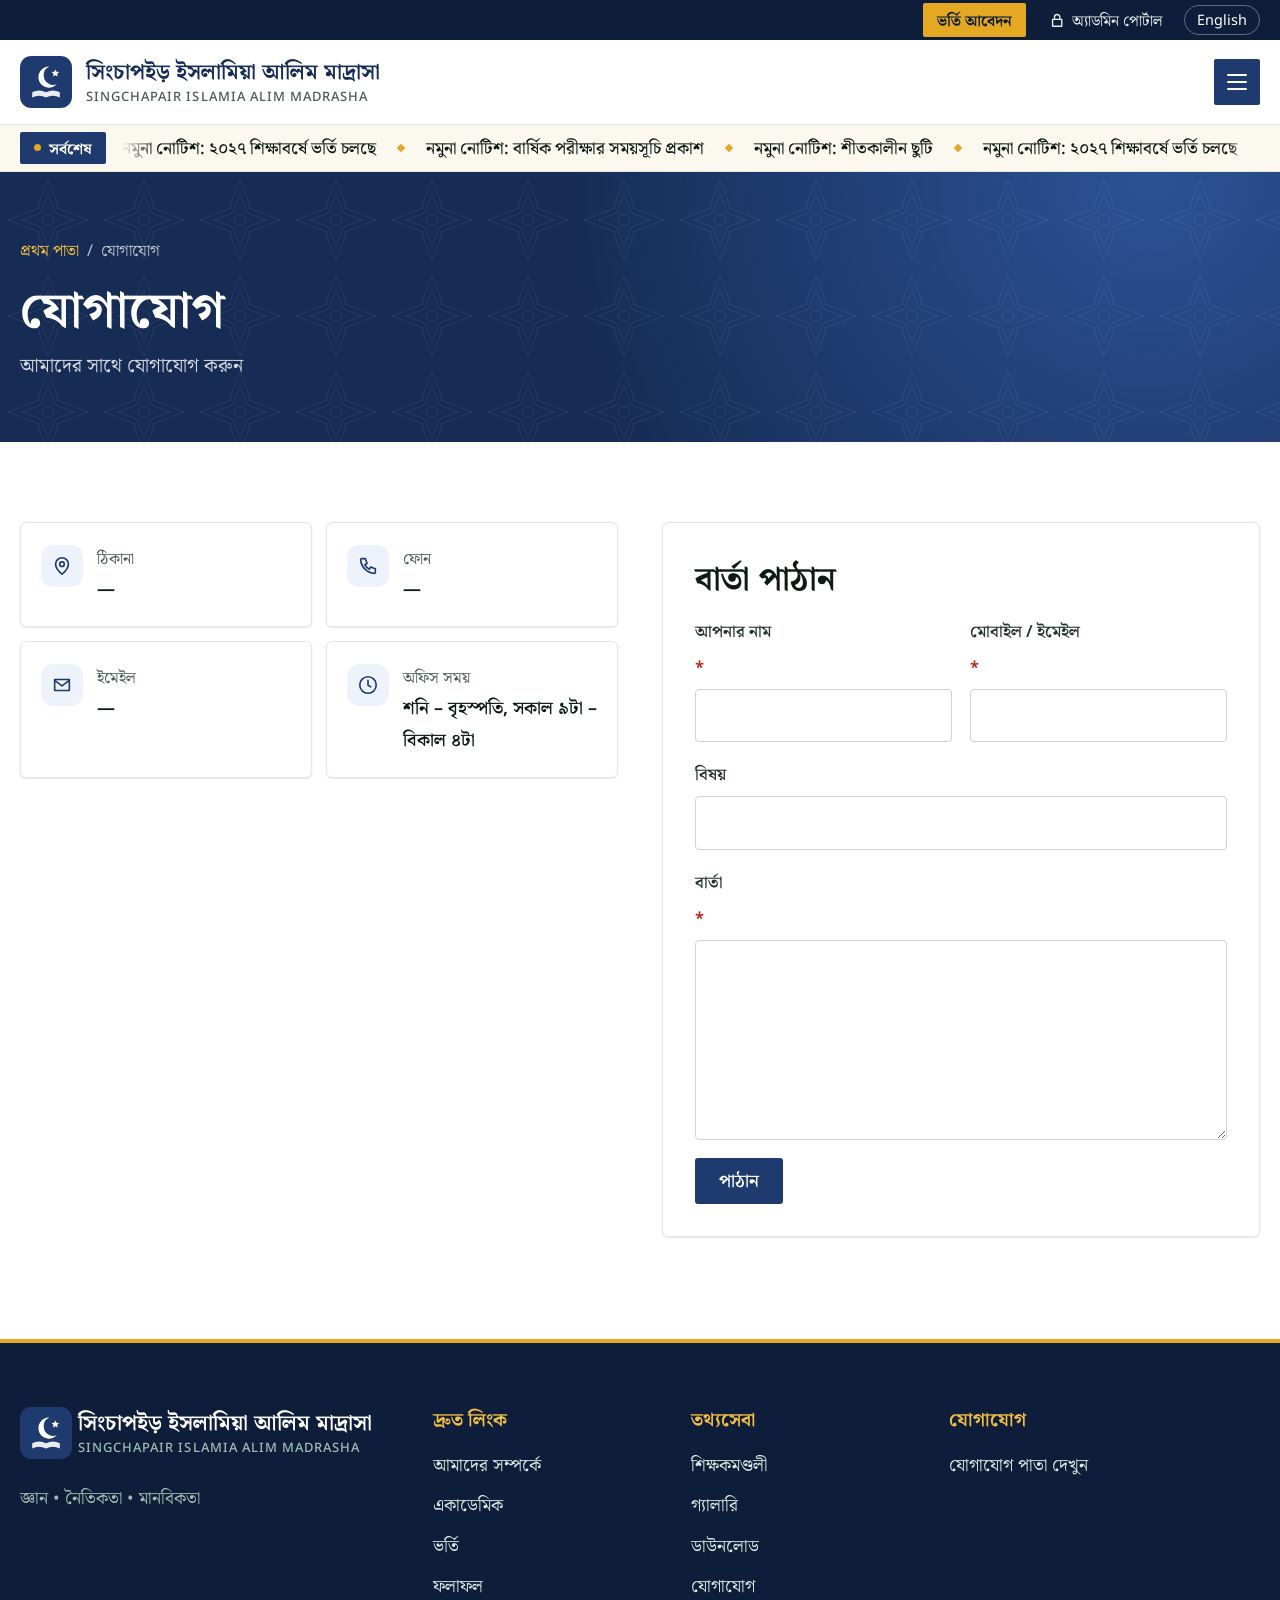
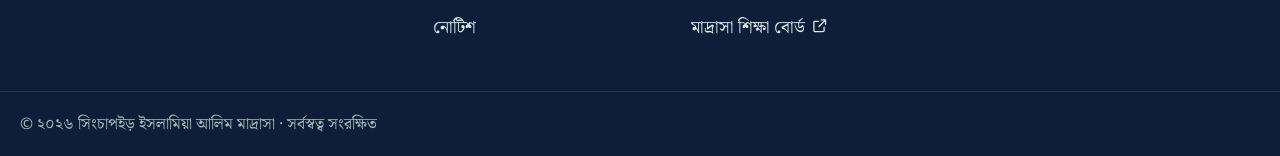
<file: contact.html>
<!doctype html>
<html lang="bn">
<head>
<meta charset="utf-8">
<meta name="viewport" content="width=device-width,initial-scale=1">
<title>যোগাযোগ | সিংচাপইড় ইসলামিয়া আলিম মাদ্রাসা</title>
<meta name="description" content="সিংচাপইড় ইসলামিয়া আলিম মাদ্রাসার ঠিকানা, ফোন ও ইমেইল। সরাসরি বার্তা পাঠান।">
<meta name="theme-color" content="#ffffff">
<meta property="og:title" content="যোগাযোগ | সিংচাপইড় ইসলামিয়া আলিম মাদ্রাসা">
<meta property="og:description" content="সিংচাপইড় ইসলামিয়া আলিম মাদ্রাসার ঠিকানা, ফোন ও ইমেইল। সরাসরি বার্তা পাঠান।">
<link rel="icon" href="assets/img/logo.svg" type="image/svg+xml">
<link rel="preconnect" href="https://fonts.googleapis.com">
<link rel="preconnect" href="https://fonts.gstatic.com" crossorigin>
<link href="https://fonts.googleapis.com/css2?family=Noto+Sans:wght@400;500;600;700&family=Noto+Serif+Bengali:wght@400;500;600;700&display=swap" rel="stylesheet">
<link rel="stylesheet" href="assets/css/style.css">
</head>
<body data-page="contact">
<a class="skip" href="#main">মূল বিষয়বস্তুতে যান</a>
<div id="site-header"></div>
<main id="main">
<section class="page-hero"><div class="container">
  <nav class="crumbs" aria-label="অবস্থান"><a href="index.html">প্রথম পাতা</a><span>/</span><span aria-current="page">যোগাযোগ</span></nav>
  <h1 data-en="Contact Us">যোগাযোগ</h1><p>আমাদের সাথে যোগাযোগ করুন</p>
</div></section>

<section class="section"><div class="container grid-2">
  <div>
    <dl class="contact-list-lg">
      <div><i data-icon="pin"></i><dt>ঠিকানা</dt><dd id="cAddress"></dd></div>
      <div><i data-icon="phone"></i><dt>ফোন</dt><dd id="cPhone"></dd></div>
      <div><i data-icon="mail"></i><dt>ইমেইল</dt><dd id="cEmail"></dd></div>
      <div><i data-icon="clock"></i><dt>অফিস সময়</dt><dd>শনি – বৃহস্পতি, সকাল ৯টা – বিকাল ৪টা</dd></div>
    </dl>
    <div class="map" id="map"></div>
  </div>
  <div class="card form-card">
    <h2>বার্তা পাঠান</h2>
    <form id="contactForm" class="form-grid">
      <label>আপনার নাম <em>*</em><input name="name" required maxlength="80"></label>
      <label>মোবাইল / ইমেইল <em>*</em><input name="contact" required maxlength="100"></label>
      <label class="full">বিষয়<input name="subject" maxlength="120"></label>
      <label class="full">বার্তা <em>*</em><textarea name="message" required rows="6" maxlength="2000"></textarea></label>
      <div class="full"><button class="btn btn-primary" type="submit">পাঠান</button></div>
    </form>
  </div>
</div></section>

</main>
<div id="site-footer"></div>
<script type="module" src="assets/js/site.js"></script>
</body>
</html>
</file>
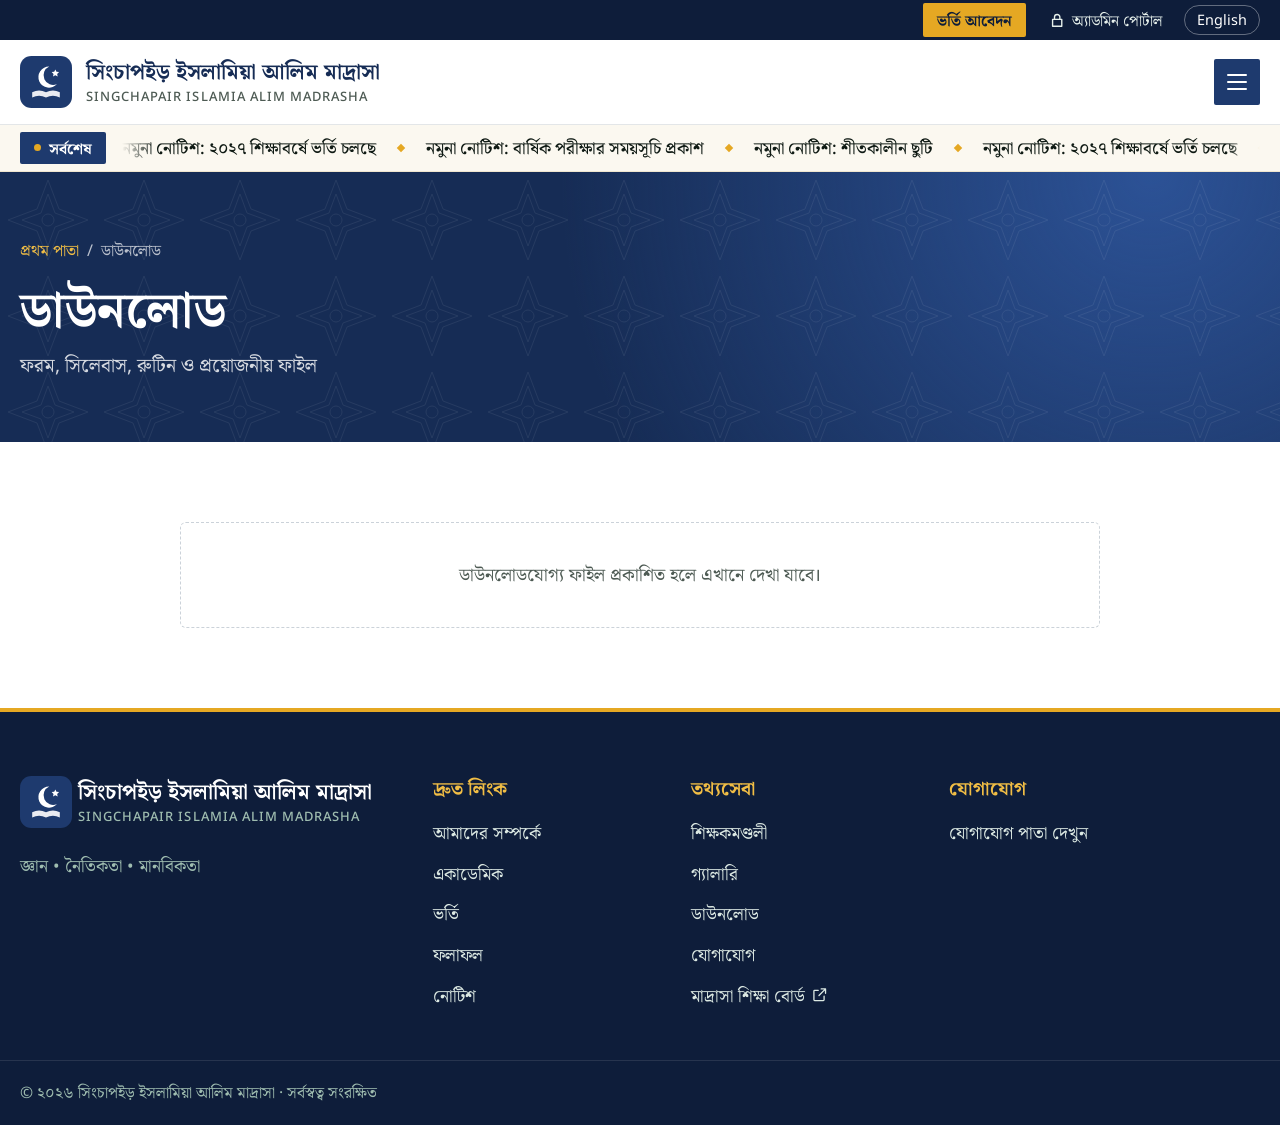
<file: downloads.html>
<!doctype html>
<html lang="bn">
<head>
<meta charset="utf-8">
<meta name="viewport" content="width=device-width,initial-scale=1">
<title>ডাউনলোড | সিংচাপইড় ইসলামিয়া আলিম মাদ্রাসা</title>
<meta name="description" content="ভর্তি ফরম, রুটিন, সিলেবাস ও অন্যান্য প্রয়োজনীয় ফাইল ডাউনলোড করুন।">
<meta name="theme-color" content="#ffffff">
<meta property="og:title" content="ডাউনলোড | সিংচাপইড় ইসলামিয়া আলিম মাদ্রাসা">
<meta property="og:description" content="ভর্তি ফরম, রুটিন, সিলেবাস ও অন্যান্য প্রয়োজনীয় ফাইল ডাউনলোড করুন।">
<link rel="icon" href="assets/img/logo.svg" type="image/svg+xml">
<link rel="preconnect" href="https://fonts.googleapis.com">
<link rel="preconnect" href="https://fonts.gstatic.com" crossorigin>
<link href="https://fonts.googleapis.com/css2?family=Noto+Sans:wght@400;500;600;700&family=Noto+Serif+Bengali:wght@400;500;600;700&display=swap" rel="stylesheet">
<link rel="stylesheet" href="assets/css/style.css">
</head>
<body data-page="downloads">
<a class="skip" href="#main">মূল বিষয়বস্তুতে যান</a>
<div id="site-header"></div>
<main id="main">
<section class="page-hero"><div class="container">
  <nav class="crumbs" aria-label="অবস্থান"><a href="index.html">প্রথম পাতা</a><span>/</span><span aria-current="page">ডাউনলোড</span></nav>
  <h1 data-en="Downloads">ডাউনলোড</h1><p>ফরম, সিলেবাস, রুটিন ও প্রয়োজনীয় ফাইল</p>
</div></section>

<section class="section"><div class="container narrow"><div id="dlList"><div class="loading">লোড হচ্ছে…</div></div></div></section>

</main>
<div id="site-footer"></div>
<script type="module" src="assets/js/site.js"></script>
</body>
</html>
</file>
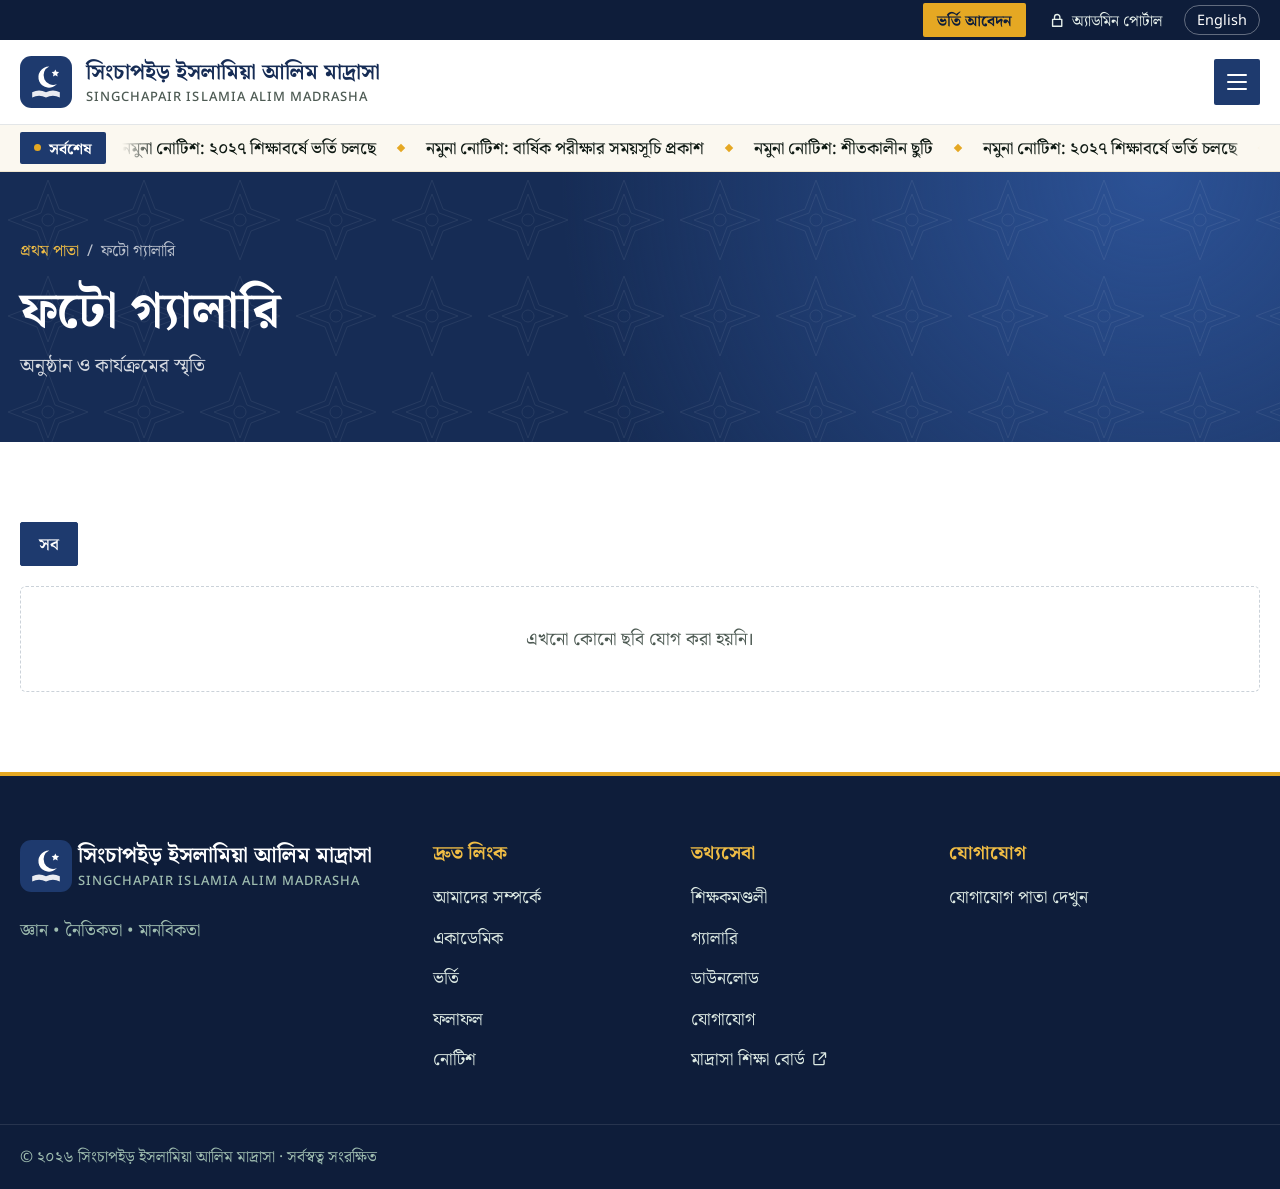
<file: gallery.html>
<!doctype html>
<html lang="bn">
<head>
<meta charset="utf-8">
<meta name="viewport" content="width=device-width,initial-scale=1">
<title>গ্যালারি | সিংচাপইড় ইসলামিয়া আলিম মাদ্রাসা</title>
<meta name="description" content="সিংচাপইড় ইসলামিয়া আলিম মাদ্রাসার বিভিন্ন অনুষ্ঠান ও কার্যক্রমের ছবি।">
<meta name="theme-color" content="#ffffff">
<meta property="og:title" content="গ্যালারি | সিংচাপইড় ইসলামিয়া আলিম মাদ্রাসা">
<meta property="og:description" content="সিংচাপইড় ইসলামিয়া আলিম মাদ্রাসার বিভিন্ন অনুষ্ঠান ও কার্যক্রমের ছবি।">
<link rel="icon" href="assets/img/logo.svg" type="image/svg+xml">
<link rel="preconnect" href="https://fonts.googleapis.com">
<link rel="preconnect" href="https://fonts.gstatic.com" crossorigin>
<link href="https://fonts.googleapis.com/css2?family=Noto+Sans:wght@400;500;600;700&family=Noto+Serif+Bengali:wght@400;500;600;700&display=swap" rel="stylesheet">
<link rel="stylesheet" href="assets/css/style.css">
</head>
<body data-page="gallery">
<a class="skip" href="#main">মূল বিষয়বস্তুতে যান</a>
<div id="site-header"></div>
<main id="main">
<section class="page-hero"><div class="container">
  <nav class="crumbs" aria-label="অবস্থান"><a href="index.html">প্রথম পাতা</a><span>/</span><span aria-current="page">ফটো গ্যালারি</span></nav>
  <h1 data-en="Photo Gallery">ফটো গ্যালারি</h1><p>অনুষ্ঠান ও কার্যক্রমের স্মৃতি</p>
</div></section>

<section class="section"><div class="container">
  <div class="tabs" id="galTabs"></div>
  <div class="gallery-grid" id="galleryGrid"><div class="loading">লোড হচ্ছে…</div></div>
</div></section>

</main>
<div id="site-footer"></div>
<script type="module" src="assets/js/site.js"></script>
</body>
</html>
</file>
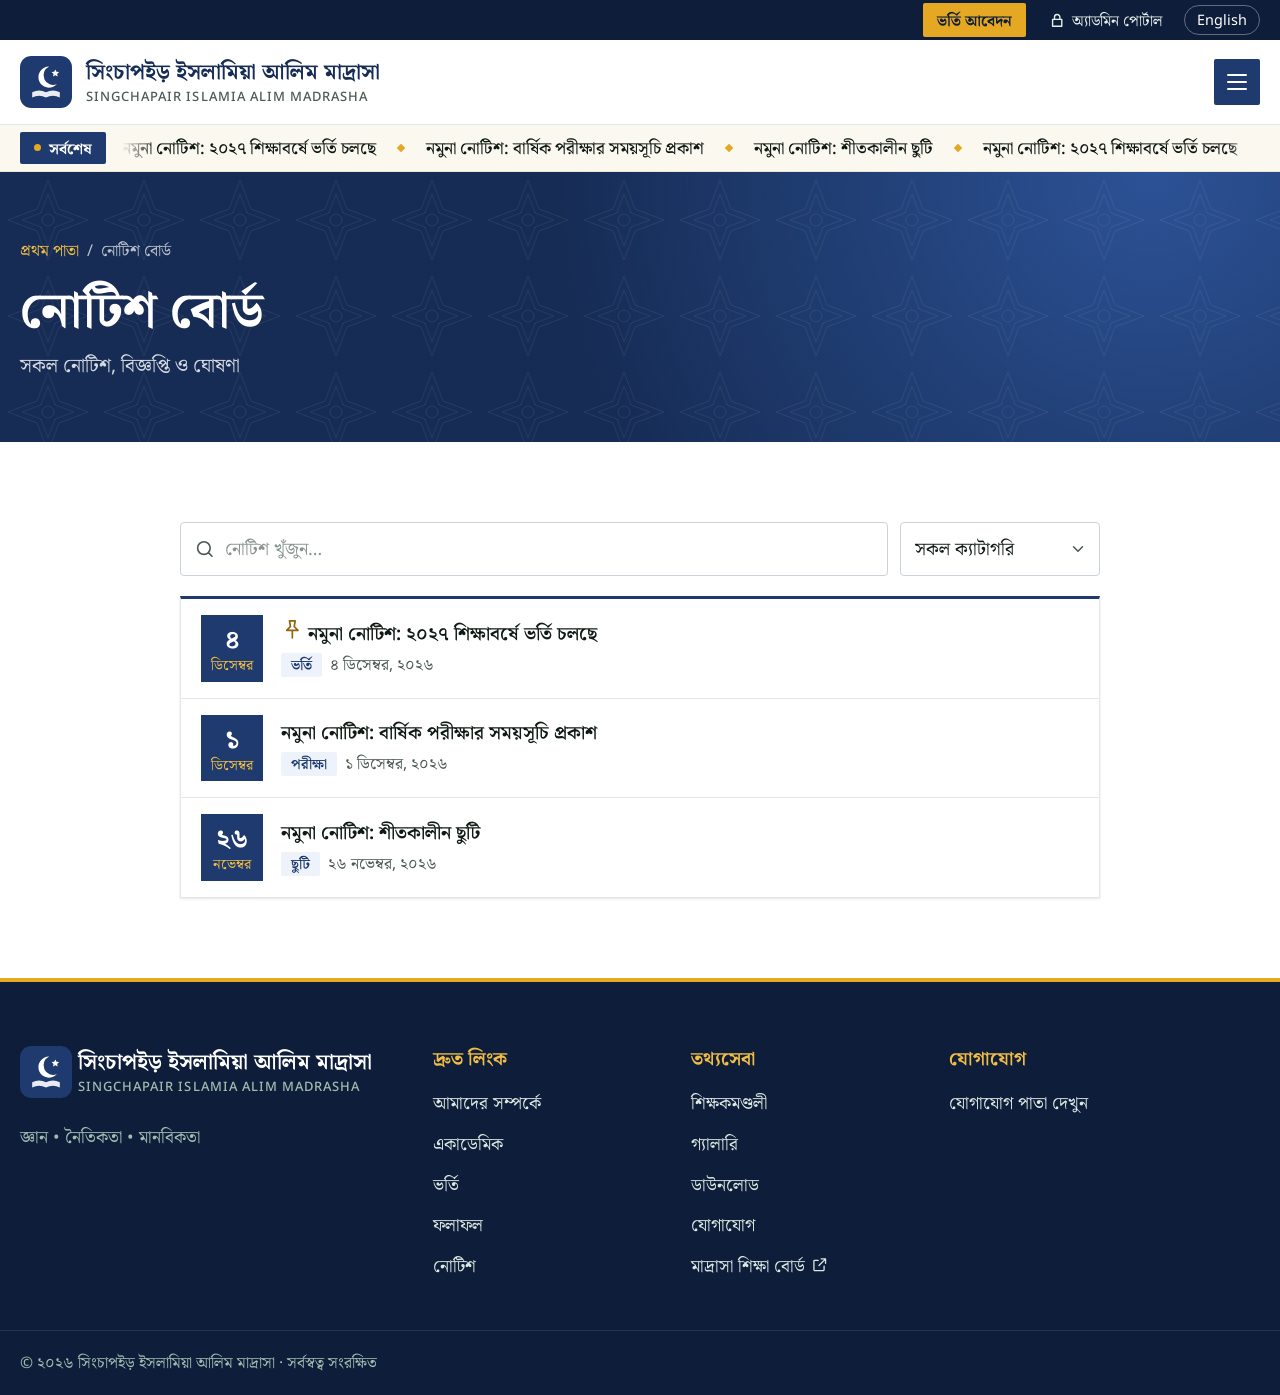
<file: notices.html>
<!doctype html>
<html lang="bn">
<head>
<meta charset="utf-8">
<meta name="viewport" content="width=device-width,initial-scale=1">
<title>নোটিশ বোর্ড | সিংচাপইড় ইসলামিয়া আলিম মাদ্রাসা</title>
<meta name="description" content="সিংচাপইড় ইসলামিয়া আলিম মাদ্রাসার সকল নোটিশ ও বিজ্ঞপ্তি।">
<meta name="theme-color" content="#ffffff">
<meta property="og:title" content="নোটিশ বোর্ড | সিংচাপইড় ইসলামিয়া আলিম মাদ্রাসা">
<meta property="og:description" content="সিংচাপইড় ইসলামিয়া আলিম মাদ্রাসার সকল নোটিশ ও বিজ্ঞপ্তি।">
<link rel="icon" href="assets/img/logo.svg" type="image/svg+xml">
<link rel="preconnect" href="https://fonts.googleapis.com">
<link rel="preconnect" href="https://fonts.gstatic.com" crossorigin>
<link href="https://fonts.googleapis.com/css2?family=Noto+Sans:wght@400;500;600;700&family=Noto+Serif+Bengali:wght@400;500;600;700&display=swap" rel="stylesheet">
<link rel="stylesheet" href="assets/css/style.css">
</head>
<body data-page="notices">
<a class="skip" href="#main">মূল বিষয়বস্তুতে যান</a>
<div id="site-header"></div>
<main id="main">
<section class="page-hero"><div class="container">
  <nav class="crumbs" aria-label="অবস্থান"><a href="index.html">প্রথম পাতা</a><span>/</span><span aria-current="page">নোটিশ বোর্ড</span></nav>
  <h1 data-en="Notice Board">নোটিশ বোর্ড</h1><p>সকল নোটিশ, বিজ্ঞপ্তি ও ঘোষণা</p>
</div></section>

<section class="section"><div class="container narrow">
  <div class="filters"><div class="search"><i data-icon="search"></i><input id="nSearch" type="search" placeholder="নোটিশ খুঁজুন…" aria-label="নোটিশ খুঁজুন"></div><select id="nCat" aria-label="ক্যাটাগরি"></select></div>
  <div class="list" id="noticeList"><div class="loading">লোড হচ্ছে…</div></div>
</div></section>

</main>
<div id="site-footer"></div>
<script type="module" src="assets/js/site.js"></script>
</body>
</html>
</file>
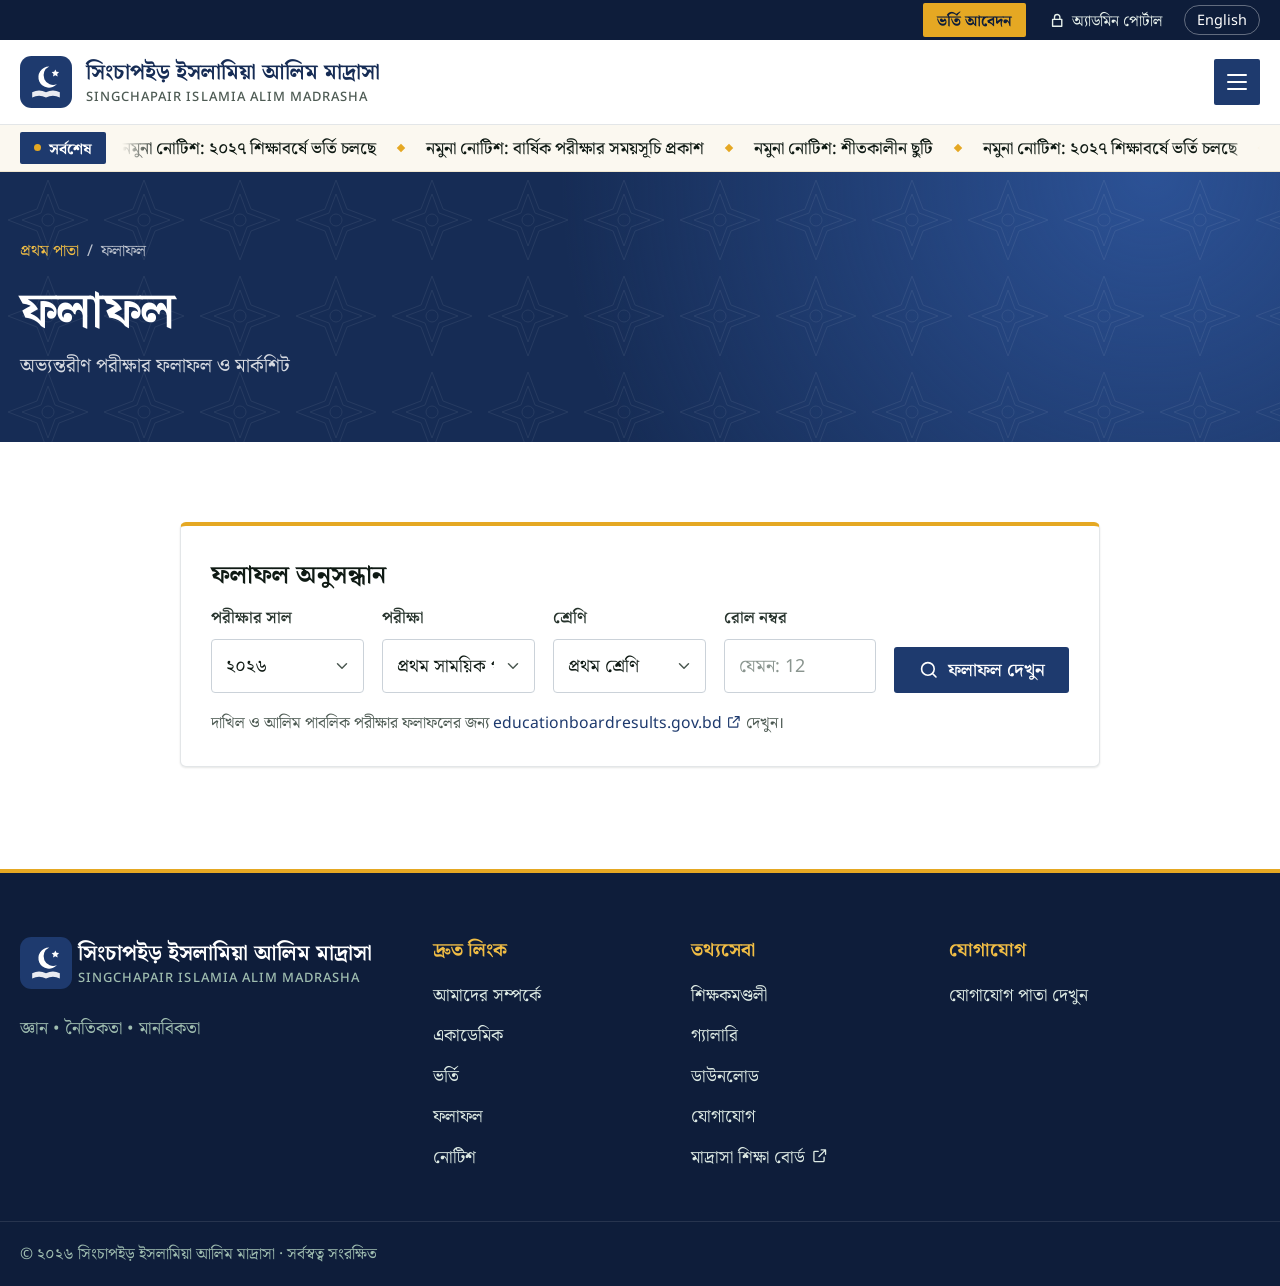
<file: results.html>
<!doctype html>
<html lang="bn">
<head>
<meta charset="utf-8">
<meta name="viewport" content="width=device-width,initial-scale=1">
<title>ফলাফল | সিংচাপইড় ইসলামিয়া আলিম মাদ্রাসা</title>
<meta name="description" content="রোল নম্বর দিয়ে সিংচাপইড় ইসলামিয়া আলিম মাদ্রাসার পরীক্ষার ফলাফল ও মার্কশিট দেখুন।">
<meta name="theme-color" content="#ffffff">
<meta property="og:title" content="ফলাফল | সিংচাপইড় ইসলামিয়া আলিম মাদ্রাসা">
<meta property="og:description" content="রোল নম্বর দিয়ে সিংচাপইড় ইসলামিয়া আলিম মাদ্রাসার পরীক্ষার ফলাফল ও মার্কশিট দেখুন।">
<link rel="icon" href="assets/img/logo.svg" type="image/svg+xml">
<link rel="preconnect" href="https://fonts.googleapis.com">
<link rel="preconnect" href="https://fonts.gstatic.com" crossorigin>
<link href="https://fonts.googleapis.com/css2?family=Noto+Sans:wght@400;500;600;700&family=Noto+Serif+Bengali:wght@400;500;600;700&display=swap" rel="stylesheet">
<link rel="stylesheet" href="assets/css/style.css">
</head>
<body data-page="results">
<a class="skip" href="#main">মূল বিষয়বস্তুতে যান</a>
<div id="site-header"></div>
<main id="main">
<section class="page-hero"><div class="container">
  <nav class="crumbs" aria-label="অবস্থান"><a href="index.html">প্রথম পাতা</a><span>/</span><span aria-current="page">ফলাফল</span></nav>
  <h1 data-en="Results">ফলাফল</h1><p>অভ্যন্তরীণ পরীক্ষার ফলাফল ও মার্কশিট</p>
</div></section>

<section class="section"><div class="container narrow">
  <div class="card result-search no-print">
    <h2>ফলাফল অনুসন্ধান</h2>
    <form id="resultForm" class="form-grid four">
      <label>পরীক্ষার সাল<select name="year" required></select></label>
      <label>পরীক্ষা<select name="exam" required></select></label>
      <label>শ্রেণি<select name="className" required></select></label>
      <label>রোল নম্বর<input name="roll" required inputmode="numeric" maxlength="10" placeholder="যেমন: 12"></label>
      <button class="btn btn-primary" type="submit"><i data-icon="search"></i>ফলাফল দেখুন</button>
    </form>
    <p class="muted small">দাখিল ও আলিম পাবলিক পরীক্ষার ফলাফলের জন্য <a href="http://www.educationboardresults.gov.bd" target="_blank" rel="noopener">educationboardresults.gov.bd <i data-icon="external" class="sm"></i></a> দেখুন।</p>
  </div>
  <div id="resultOut"></div>
</div></section>

</main>
<div id="site-footer"></div>
<script type="module" src="assets/js/site.js"></script>
</body>
</html>
</file>
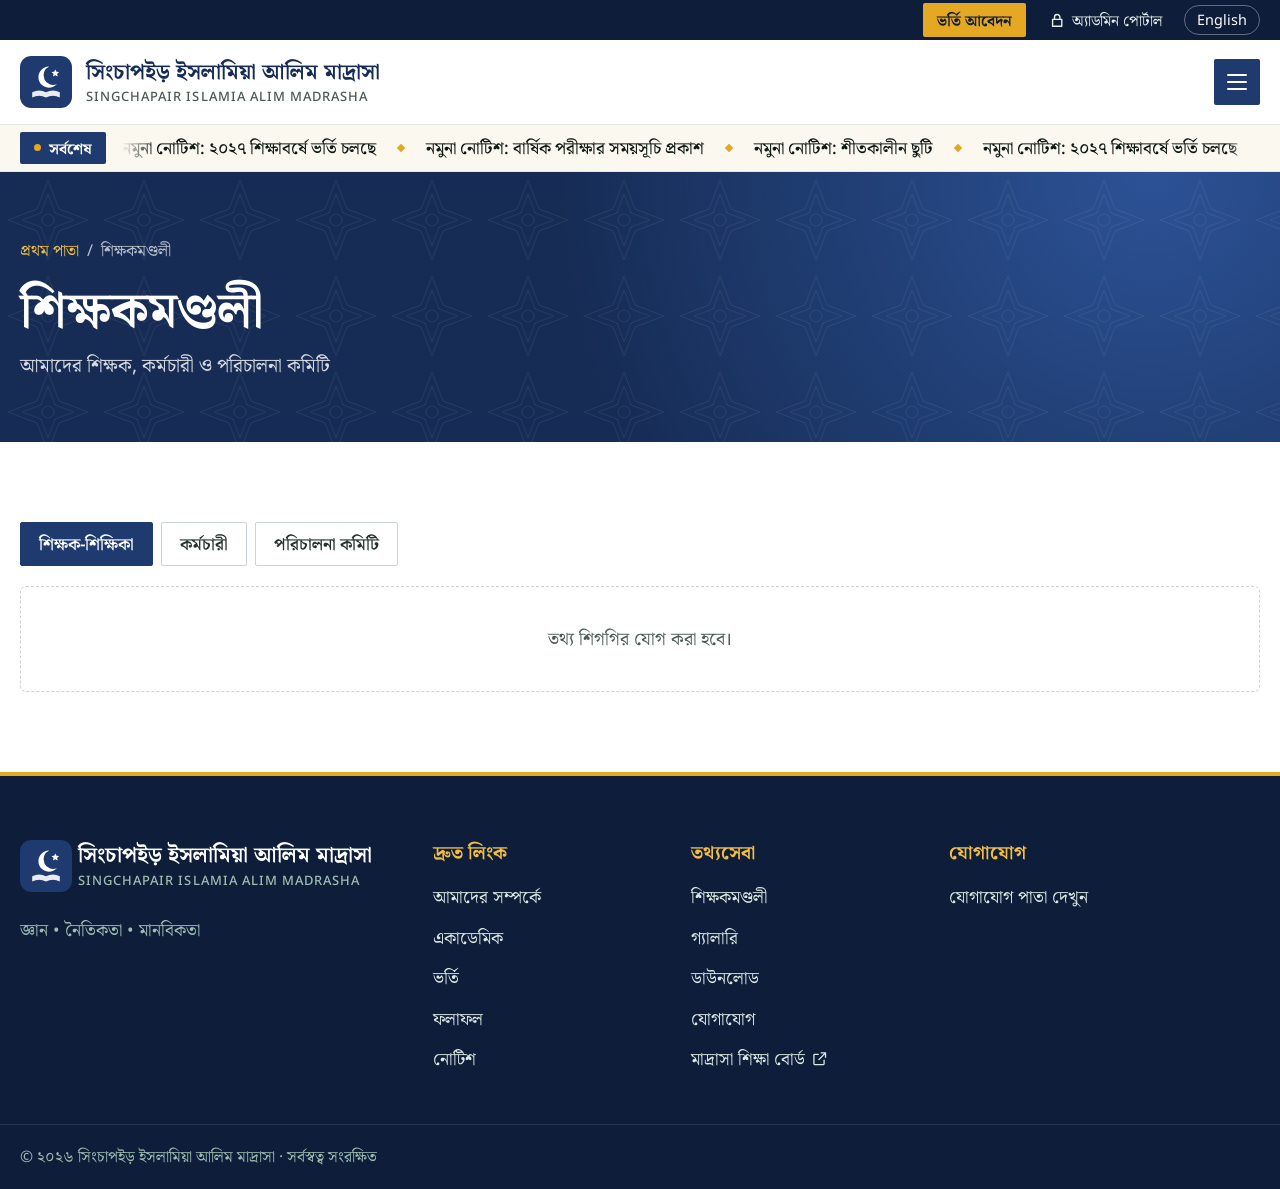
<file: teachers.html>
<!doctype html>
<html lang="bn">
<head>
<meta charset="utf-8">
<meta name="viewport" content="width=device-width,initial-scale=1">
<title>শিক্ষকমণ্ডলী | সিংচাপইড় ইসলামিয়া আলিম মাদ্রাসা</title>
<meta name="description" content="সিংচাপইড় ইসলামিয়া আলিম মাদ্রাসার শিক্ষক, কর্মচারী ও পরিচালনা কমিটি।">
<meta name="theme-color" content="#ffffff">
<meta property="og:title" content="শিক্ষকমণ্ডলী | সিংচাপইড় ইসলামিয়া আলিম মাদ্রাসা">
<meta property="og:description" content="সিংচাপইড় ইসলামিয়া আলিম মাদ্রাসার শিক্ষক, কর্মচারী ও পরিচালনা কমিটি।">
<link rel="icon" href="assets/img/logo.svg" type="image/svg+xml">
<link rel="preconnect" href="https://fonts.googleapis.com">
<link rel="preconnect" href="https://fonts.gstatic.com" crossorigin>
<link href="https://fonts.googleapis.com/css2?family=Noto+Sans:wght@400;500;600;700&family=Noto+Serif+Bengali:wght@400;500;600;700&display=swap" rel="stylesheet">
<link rel="stylesheet" href="assets/css/style.css">
</head>
<body data-page="teachers">
<a class="skip" href="#main">মূল বিষয়বস্তুতে যান</a>
<div id="site-header"></div>
<main id="main">
<section class="page-hero"><div class="container">
  <nav class="crumbs" aria-label="অবস্থান"><a href="index.html">প্রথম পাতা</a><span>/</span><span aria-current="page">শিক্ষকমণ্ডলী</span></nav>
  <h1 data-en="Teachers & Staff">শিক্ষকমণ্ডলী</h1><p>আমাদের শিক্ষক, কর্মচারী ও পরিচালনা কমিটি</p>
</div></section>

<section class="section"><div class="container">
  <div class="tabs" id="peopleTabs" role="tablist"><button data-cat="teacher" class="active">শিক্ষক-শিক্ষিকা</button><button data-cat="staff">কর্মচারী</button><button data-cat="committee">পরিচালনা কমিটি</button></div>
  <div class="people-grid" id="people"><div class="loading">লোড হচ্ছে…</div></div>
</div></section>

</main>
<div id="site-footer"></div>
<script type="module" src="assets/js/site.js"></script>
</body>
</html>
</file>
<file: assets/css/style.css>
/* =====================================================================
   Singchapair Islamia Alim Madrasha — public site
   Fonts: Bangla → SutonnyOMJ (Unicode Sutonny, if available) → Noto Serif Bengali
          English → Noto Sans
   ===================================================================== */

/* SutonnyOMJ is the Unicode version of SutonnyMJ. It is used if it is installed
   on the visitor's computer. To serve it to every visitor, put licensed files in
   assets/fonts/ and remove the comment marks from the url(...) lines below.
   (Plain SutonnyMJ is a Bijoy/ANSI font and cannot display Unicode Bangla text.) */
@font-face {
  font-family: "Sutonny";
  src: local("SutonnyOMJ"), local("SutonnyOMJ Regular"), local("Sutonny OMJ")
    /* , url("../fonts/SutonnyOMJ.woff2") format("woff2"), url("../fonts/SutonnyOMJ.ttf") format("truetype") */;
  font-weight: 400; font-style: normal; font-display: swap;
  unicode-range: U+0964-0965, U+0980-09FE, U+200C-200D, U+25CC;
}
@font-face {
  font-family: "Sutonny";
  src: local("SutonnyOMJ Bold"), local("SutonnyOMJ-Bold")
    /* , url("../fonts/SutonnyOMJ-Bold.woff2") format("woff2"), url("../fonts/SutonnyOMJ-Bold.ttf") format("truetype") */;
  font-weight: 600 700; font-style: normal; font-display: swap;
  unicode-range: U+0964-0965, U+0980-09FE, U+200C-200D, U+25CC;
}

:root {
  --font: "Noto Sans", "Sutonny", "Noto Serif Bengali", system-ui, -apple-system, "Segoe UI", sans-serif;
  --mono: ui-monospace, "SFMono-Regular", Menlo, Consolas, monospace;

  --bg: #ffffff;
  --subtle: #f6f7f5;
  --cream: #fbf8f0;
  --line: #e3e6e8;
  --line-2: #cbd2d9;
  --text: #0f1a14;
  --text-2: #26332c;
  --muted: #4d5a53;

  --brand: #1e3a6e;
  --brand-hover: #244684;
  --brand-dark: #162c55;
  --brand-deep: #0e1d3a;
  --brand-tint: #eef3fb;
  --brand-line: #cdd9ee;
  --gold: #e5a823;
  --gold-hover: #f0bd45;
  --gold-dark: #93650a;

  --ok: #067647;  --ok-bg: #ecfdf3;
  --warn: #a14b06; --warn-bg: #fff8e6;
  --err: #b42318; --err-bg: #fef3f2;

  --r: 10px; --r-lg: 16px;
  --shadow: 0 1px 2px rgba(15, 26, 20, .06), 0 1px 3px rgba(15, 26, 20, .05);
  --shadow-md: 0 6px 18px rgba(15, 26, 20, .08);
  --shadow-lg: 0 20px 48px rgba(14, 29, 58, .18);
  --ring: 0 0 0 4px rgba(30, 58, 110, .18);
  --pattern: url("data:image/svg+xml,%3Csvg xmlns='http://www.w3.org/2000/svg' width='96' height='96' viewBox='0 0 96 96'%3E%3Cg fill='none' stroke='%23ffffff' stroke-width='1'%3E%3Cpath d='M48 8l11 29 29 11-29 11-11 29-11-29L8 48l29-11z'/%3E%3Cpath d='M48 22l7 19 19 7-19 7-7 19-7-19-19-7 19-7z'/%3E%3Ccircle cx='48' cy='48' r='6'/%3E%3C/g%3E%3C/svg%3E");
}

*, *::before, *::after { box-sizing: border-box; }
html { font-size: 112.5%; scroll-behavior: smooth; scroll-padding-top: 100px; -webkit-text-size-adjust: 100%; }
body { margin: 0; font-family: var(--font); font-size: 1rem; line-height: 1.75; color: var(--text); background: var(--bg); -webkit-font-smoothing: antialiased; text-rendering: optimizeLegibility; }
img { max-width: 100%; display: block; }
a { color: var(--brand); text-decoration: none; }
a:hover { color: var(--brand-hover); }
button, input, select, textarea { font: inherit; color: inherit; }
h1, h2, h3, h4 { margin: 0 0 .5em; line-height: 1.35; font-weight: 700; color: var(--text); }
h1 { font-size: clamp(1.9rem, 4vw, 2.75rem); }
h2 { font-size: clamp(1.5rem, 2.6vw, 2rem); }
h3 { font-size: 1.2rem; font-weight: 600; }
p { margin: 0 0 1em; }
:focus-visible { outline: 3px solid var(--gold); outline-offset: 2px; }
::selection { background: var(--brand-line); }
[hidden] { display: none !important; }

.container { width: min(1320px, 100% - 40px); margin-inline: auto; }
.container.narrow { width: min(920px, 100% - 40px); }
.muted { color: var(--muted); }
.small { font-size: .875rem; }
.center { text-align: center; }
.pre { white-space: pre-line; }
.skip { position: absolute; left: -999px; top: 8px; z-index: 100; background: var(--text); color: #fff; padding: 8px 14px; border-radius: var(--r); }
.skip:focus { left: 8px; }

/* Icons */
.ic { width: 1.2em; height: 1.2em; flex: none; fill: none; stroke: currentColor; stroke-width: 1.8; stroke-linecap: round; stroke-linejoin: round; vertical-align: -.22em; }
.ic.sm { width: 1em; height: 1em; }

/* Scroll reveal (only when JS is running) */
.js .reveal { opacity: 0; transform: translateY(22px); transition: opacity .7s ease, transform .7s cubic-bezier(.2, .7, .2, 1); }
.js .reveal.in { opacity: 1; transform: none; }

/* ---------------------------------------------------------------- Top bar & header */
.topbar { background: var(--brand-deep); color: #c9dcd2; font-size: .85rem; }
.topbar-in { display: flex; justify-content: space-between; align-items: center; gap: 12px; min-height: 40px; }
.tb-left, .tb-right { display: flex; align-items: center; gap: 22px; }
.tb-left span { display: inline-flex; align-items: center; gap: 7px; }
.tb-right { margin-left: auto; }
.topbar a { color: #e6f0eb; display: inline-flex; align-items: center; gap: 6px; }
.topbar a:hover { color: var(--gold-hover); }
.lang-btn { border: 1px solid rgba(255, 255, 255, .35); background: transparent; border-radius: 999px; padding: 1px 12px; font-size: .8rem; cursor: pointer; color: #fff; }
.lang-btn:hover { background: var(--gold); border-color: var(--gold); color: var(--brand-deep); }

.site-header { position: sticky; top: 0; z-index: 50; background: rgba(255, 255, 255, .96); backdrop-filter: saturate(180%) blur(12px); border-bottom: 1px solid var(--line); transition: box-shadow .2s; }
.site-header.scrolled { box-shadow: var(--shadow-md); }
.header-in { display: flex; align-items: center; justify-content: space-between; gap: 24px; min-height: 84px; }
.brand { display: flex; align-items: center; gap: 14px; color: var(--text); min-width: 0; }
.brand:hover { color: var(--text); }
.brand .logo { width: 52px; height: 52px; flex: none; }
.brand strong { display: block; font-size: 1.2rem; font-weight: 700; line-height: 1.3; color: var(--brand-dark); white-space: nowrap; }
.brand small { display: block; font-size: .72rem; font-weight: 500; color: var(--muted); letter-spacing: .08em; text-transform: uppercase; }
.main-nav { display: flex; align-items: center; gap: 2px; }
.main-nav a { padding: 8px 12px; border-radius: 999px; color: var(--text-2); font-size: .95rem; font-weight: 500; white-space: nowrap; transition: background-color .15s, color .15s; }
.main-nav a:hover { color: var(--brand); background: var(--brand-tint); }
.main-nav a.active { color: #fff; background: var(--brand); }
.menu-btn { display: none; width: 46px; height: 46px; border: 0; background: var(--brand); border-radius: var(--r); cursor: pointer; flex-direction: column; justify-content: center; align-items: center; gap: 5px; }
.menu-btn span { display: block; width: 20px; height: 2px; background: #fff; border-radius: 2px; transition: transform .2s, opacity .2s; }
.menu-btn[aria-expanded="true"] span:nth-child(1) { transform: translateY(7px) rotate(45deg); }
.menu-btn[aria-expanded="true"] span:nth-child(2) { opacity: 0; }
.menu-btn[aria-expanded="true"] span:nth-child(3) { transform: translateY(-7px) rotate(-45deg); }
@media (max-width: 1340px) {
  .menu-btn { display: flex; }
  .main-nav { display: none; position: absolute; inset: 100% 0 auto; flex-direction: column; align-items: stretch; gap: 2px; padding: 10px 20px 20px; background: var(--bg); border-bottom: 1px solid var(--line); box-shadow: var(--shadow-lg); }
  .main-nav.open { display: flex; }
  .main-nav a { padding: 12px 16px; border-radius: var(--r); font-size: 1.05rem; }
}
@media (max-width: 640px) { .tb-left { display: none; } .brand small { display: none; } .brand strong { font-size: 1.02rem; white-space: normal; } .brand .logo { width: 44px; height: 44px; } .header-in { min-height: 72px; } }

/* ---------------------------------------------------------------- Ticker */
.ticker { background: var(--cream); border-bottom: 1px solid #efe6cf; font-size: .95rem; }
.ticker-in { display: flex; align-items: center; gap: 16px; height: 46px; overflow: hidden; }
.ticker-in > b { flex: none; display: inline-flex; align-items: center; gap: 8px; font-size: .85rem; font-weight: 700; color: #fff; background: var(--brand); border-radius: 999px; padding: 3px 14px; }
.ticker-in > b::before { content: ""; width: 7px; height: 7px; border-radius: 50%; background: var(--gold); animation: blink 1.4s infinite; }
@keyframes blink { 50% { opacity: .25; } }
.ticker-track { flex: 1; overflow: hidden; mask-image: linear-gradient(90deg, transparent, #000 3%, #000 97%, transparent); }
.ticker-move { display: inline-flex; align-items: center; gap: 22px; white-space: nowrap; animation: tick 55s linear infinite; }
.ticker-move:hover { animation-play-state: paused; }
.ticker-move a, .ticker-move span { color: var(--text); font-weight: 500; }
.ticker-move a:hover { color: var(--brand); text-decoration: underline; }
.ticker-move .sep { width: 6px; height: 6px; transform: rotate(45deg); background: var(--gold); }
@keyframes tick { to { transform: translateX(-50%); } }

/* ---------------------------------------------------------------- Buttons & links */
.btn { display: inline-flex; align-items: center; justify-content: center; gap: 8px; min-height: 46px; padding: 0 22px; border: 2px solid transparent; border-radius: var(--r); font-size: 1rem; font-weight: 600; line-height: 1.2; white-space: nowrap; cursor: pointer; transition: background-color .15s, border-color .15s, color .15s, transform .15s, box-shadow .15s; }
.btn:active { transform: translateY(1px); }
.btn:disabled { opacity: .5; cursor: not-allowed; }
.btn-primary { background: var(--brand); color: #fff; }
.btn-primary:hover { background: var(--brand-hover); color: #fff; box-shadow: 0 6px 16px rgba(30, 58, 110, .25); }
.btn-gold { background: var(--gold); color: var(--brand-deep); }
.btn-gold:hover { background: var(--gold-hover); color: var(--brand-deep); box-shadow: 0 8px 20px rgba(229, 168, 35, .35); }
.btn-outline { background: transparent; color: #fff; border-color: rgba(255, 255, 255, .55); }
.btn-outline:hover { background: rgba(255, 255, 255, .12); border-color: #fff; color: #fff; }
.btn-ghost { background: var(--bg); color: var(--text); border: 1px solid var(--line-2); box-shadow: var(--shadow); }
.btn-ghost:hover { border-color: var(--brand); color: var(--brand); }
.btn-danger { background: var(--bg); color: var(--err); border: 1px solid #fecdca; }
.btn-danger:hover { background: var(--err-bg); }
.btn-sm { min-height: 36px; padding: 0 14px; font-size: .9rem; }
.btn-lg { min-height: 54px; padding: 0 28px; font-size: 1.05rem; }
.btn-block { width: 100%; }
.btn-row { display: flex; flex-wrap: wrap; gap: 12px; }
.link { display: inline-flex; align-items: center; gap: 6px; font-size: 1rem; font-weight: 600; color: var(--brand); }
.link .ic { transition: transform .15s; }
.link:hover .ic { transform: translateX(3px); }

/* ---------------------------------------------------------------- Hero (home) */
.hero { position: relative; overflow: hidden; color: #fff; background: radial-gradient(circle at 85% 15%, #2c5296 0, transparent 45%), radial-gradient(circle at 10% 90%, #1a3466 0, transparent 50%), var(--brand-dark); }
.hero-pattern { position: absolute; inset: 0; background-image: var(--pattern); opacity: .07; pointer-events: none; }
.hero-bg { position: absolute; inset: 0; }
.bg-img { position: absolute; inset: 0; background-size: cover; background-position: center; opacity: 0; transform: scale(1.06); transition: opacity 1.4s ease, transform 8s ease; }
.bg-img.on { opacity: 1; transform: scale(1); }
.hero.has-photo .hero-bg::after { content: ""; position: absolute; inset: 0; background: linear-gradient(90deg, rgba(14, 29, 58, .94) 0%, rgba(14, 29, 58, .78) 45%, rgba(14, 29, 58, .45) 100%); }
.hero-in { position: relative; z-index: 1; display: grid; grid-template-columns: minmax(0, 1fr); align-items: center; padding: 80px 0 32px; min-height: 520px; }
.hero-slides { display: grid; max-width: 820px; }
.hero-slide { grid-area: 1 / 1; opacity: 0; transform: translateY(-10px); transition: opacity .3s ease, transform .3s ease; pointer-events: none; visibility: hidden; }
.hero-slide.active { opacity: 1; transform: none; pointer-events: auto; visibility: visible; transition: opacity .6s ease .3s, transform .6s ease .3s, visibility 0s .3s; }
.hero-slide:not(.active) { transition: opacity .3s ease, transform .3s ease, visibility 0s .3s; }
.hero-badge { display: inline-flex; align-items: center; gap: 8px; font-size: .9rem; font-weight: 600; color: var(--gold-hover); background: rgba(229, 168, 35, .12); border: 1px solid rgba(229, 168, 35, .5); border-radius: 999px; padding: 4px 16px; }
.hero-badge::before { content: ""; width: 7px; height: 7px; border-radius: 50%; background: var(--gold); }
.bismillah { font-family: "Amiri", "Traditional Arabic", "Noto Naskh Arabic", serif; font-size: 1.7rem; color: var(--gold-hover); margin: 20px 0 6px; line-height: 1.6; }
.hero h1, .hero-title { color: #fff; font-size: clamp(2.1rem, 4.6vw, 3.5rem); line-height: 1.25; margin: 14px 0 18px; }
.hero h1 { margin-top: 0; }
.hero h1 span, .hero-title span { display: block; color: var(--gold-hover); }
.hero-sub { font-size: 1.15rem; color: rgba(255, 255, 255, .88); max-width: 600px; margin-bottom: 30px; }
.hero-controls { position: relative; z-index: 1; display: flex; justify-content: space-between; align-items: center; padding-bottom: 104px; }
.dots { display: flex; gap: 8px; }
.dots button { width: 10px; height: 10px; padding: 0; border: 0; border-radius: 999px; background: rgba(255, 255, 255, .35); cursor: pointer; transition: width .3s, background-color .3s; }
.dots button.active { width: 34px; background: var(--gold); }
.arrows { display: flex; gap: 8px; }
.arrows button { display: grid; place-items: center; width: 46px; height: 46px; border: 1px solid rgba(255, 255, 255, .3); border-radius: 50%; background: rgba(255, 255, 255, .08); color: #fff; cursor: pointer; transition: background-color .15s, border-color .15s; }
.arrows button:hover { background: var(--gold); border-color: var(--gold); color: var(--brand-deep); }
.countdown { display: flex; gap: 10px; margin: -6px 0 28px; }
.countdown div { min-width: 76px; padding: 10px 8px; text-align: center; background: rgba(255, 255, 255, .1); border: 1px solid rgba(255, 255, 255, .2); border-radius: var(--r); }
.countdown b { display: block; font-size: 1.8rem; font-weight: 700; line-height: 1.1; color: #fff; font-variant-numeric: tabular-nums; }
.countdown span { font-size: .8rem; color: rgba(255, 255, 255, .75); }
.countdown.sm { margin: 12px 0 18px; }
.countdown.sm div { min-width: 0; flex: 1; padding: 8px 4px; }
.countdown.sm b { font-size: 1.35rem; }

@media (max-width: 980px) {
  .hero-in { padding: 48px 0 20px; min-height: 0; }
  .hero-controls { padding-bottom: 96px; }
}
@media (max-width: 520px) { .countdown div { min-width: 0; flex: 1; } .countdown b { font-size: 1.4rem; } .arrows button { width: 40px; height: 40px; } }

/* Quick tiles overlapping the hero */
.quick-wrap { position: relative; z-index: 2; margin-top: -72px; }
.quick-grid { display: grid; grid-template-columns: repeat(6, minmax(0, 1fr)); gap: 14px; }
.quick-grid a { display: flex; flex-direction: column; align-items: center; gap: 4px; padding: 24px 12px 20px; text-align: center; color: var(--text); background: var(--bg); border: 1px solid var(--line); border-radius: var(--r-lg); box-shadow: var(--shadow-md); transition: transform .2s, box-shadow .2s, border-color .2s; }
.quick-grid a:hover { transform: translateY(-6px); box-shadow: var(--shadow-lg); border-color: var(--brand-line); color: var(--text); }
.q-ic { display: grid; place-items: center; width: 60px; height: 60px; margin-bottom: 8px; border-radius: 50%; background: var(--brand-tint); color: var(--brand); transition: background-color .2s, color .2s; }
.q-ic .ic { width: 28px; height: 28px; }
.quick-grid a:hover .q-ic { background: var(--brand); color: #fff; }
.quick-grid b { font-size: 1.08rem; font-weight: 700; }
.quick-grid small { font-size: .85rem; color: var(--muted); }
@media (max-width: 1000px) { .quick-grid { grid-template-columns: repeat(3, minmax(0, 1fr)); } }
@media (max-width: 520px) { .quick-grid { grid-template-columns: repeat(2, minmax(0, 1fr)); gap: 10px; } .quick-grid a { padding: 18px 8px 16px; } .q-ic { width: 52px; height: 52px; } }

/* Statistics */
.stats-section { padding: 56px 0 40px; }
.stats { display: grid; grid-template-columns: repeat(auto-fit, minmax(210px, 1fr)); gap: 16px; }
.stats:empty { display: none; }
.stat { display: flex; align-items: center; gap: 16px; padding: 22px; border-radius: var(--r-lg); background: var(--cream); border: 1px solid #efe6cf; }
.stat-ic { display: grid; place-items: center; width: 56px; height: 56px; flex: none; border-radius: 14px; background: var(--bg); color: var(--gold-dark); box-shadow: var(--shadow); }
.stat-ic .ic { width: 28px; height: 28px; }
.stat b { display: block; font-size: 2.2rem; font-weight: 700; line-height: 1.1; color: var(--brand-dark); font-variant-numeric: tabular-nums; }
.stat span { font-size: .95rem; color: var(--muted); font-weight: 500; }

/* ---------------------------------------------------------------- Page header (inner pages) */
.page-hero { position: relative; overflow: hidden; padding: 56px 0 52px; color: #fff; background: radial-gradient(circle at 90% 0, #2c5296 0, transparent 50%), var(--brand-dark); }
.page-hero::before { content: ""; position: absolute; inset: 0; background-image: var(--pattern); opacity: .07; }
.page-hero .container { position: relative; }
.page-hero h1 { margin: 10px 0 6px; color: #fff; }
.page-hero p { margin: 0; color: rgba(255, 255, 255, .82); font-size: 1.08rem; }
.crumbs { display: flex; gap: 8px; font-size: .9rem; color: rgba(255, 255, 255, .7); }
.crumbs a { color: var(--gold-hover); }
.crumbs a:hover { color: #fff; }

/* ---------------------------------------------------------------- Sections & layout */
.section { padding: 80px 0; }
.section.alt { background: var(--subtle); }
.section.pt0 { padding-top: 0; }
.sec-head { display: flex; justify-content: space-between; align-items: flex-end; gap: 16px; flex-wrap: wrap; margin-bottom: 28px; }
.sec-head h2 { margin: 0; }
.sec-head.center { justify-content: center; text-align: center; }
.sec-head.center .lead-sm { margin-inline: auto; }
.eyebrow { display: inline-flex; align-items: center; gap: 10px; margin: 0 0 8px; font-size: .85rem; font-weight: 700; letter-spacing: .06em; color: var(--gold-dark); }
.eyebrow::before { content: ""; width: 28px; height: 2px; background: var(--gold); }
.lead { font-size: 1.12rem; color: var(--text-2); }
.lead-sm { max-width: 760px; margin: 12px 0 0; font-size: 1.05rem; }
.grid-2-1 { display: grid; grid-template-columns: minmax(0, 2fr) minmax(0, 1fr); gap: 44px; }
.grid-2 { display: grid; grid-template-columns: repeat(2, minmax(0, 1fr)); gap: 44px; }
@media (max-width: 900px) { .grid-2-1, .grid-2 { grid-template-columns: 1fr; } .section { padding: 56px 0; } }
.card { background: var(--bg); border: 1px solid var(--line); border-radius: var(--r-lg); padding: 26px; box-shadow: var(--shadow); margin-bottom: 22px; }
.card h3 { margin-bottom: 12px; }
.card-title { display: flex; align-items: center; gap: 10px; }
.card-title .ic { color: var(--brand); }
.empty { padding: 36px 20px; text-align: center; color: var(--muted); border: 1px dashed var(--line-2); border-radius: var(--r-lg); background: var(--bg); grid-column: 1 / -1; }
.loading { padding: 28px; text-align: center; color: var(--muted); grid-column: 1 / -1; }
.loading::before { content: ""; display: inline-block; width: 16px; height: 16px; margin-right: 10px; vertical-align: -2px; border: 2px solid var(--line); border-top-color: var(--brand); border-radius: 50%; animation: spin .7s linear infinite; }
@keyframes spin { to { transform: rotate(360deg); } }
.chip { display: inline-block; padding: 0 10px; font-size: .8rem; font-weight: 600; line-height: 1.7; color: var(--brand); background: var(--brand-tint); border-radius: 999px; }
.badge { display: inline-flex; align-items: center; gap: 4px; padding: 2px 12px; border-radius: 999px; font-size: .85rem; font-weight: 600; border: 1px solid transparent; white-space: nowrap; }
.badge.ok { background: var(--ok-bg); color: var(--ok); border-color: #abefc6; }
.badge.warn { background: var(--warn-bg); color: var(--warn); border-color: #fedf89; }
.badge.no { background: var(--err-bg); color: var(--err); border-color: #fecdca; }
ul.plain, ol.steps { margin: 0; padding-left: 22px; color: var(--text-2); }
ul.plain li, ol.steps li { margin-bottom: 8px; }

/* Tabs (pills) */
.tabs, .level-tabs { display: flex; flex-wrap: wrap; gap: 8px; margin-bottom: 20px; }
.tabs:empty { display: none; }
.level-tabs { justify-content: center; margin-bottom: 28px; }
.tabs button, .level-tabs button { border: 1px solid var(--line-2); background: var(--bg); border-radius: 999px; padding: 6px 18px; font-size: .95rem; font-weight: 600; color: var(--text-2); cursor: pointer; transition: background-color .15s, color .15s, border-color .15s; }
.tabs button:hover, .level-tabs button:hover { border-color: var(--brand); color: var(--brand); }
.tabs button.active, .level-tabs button.active { background: var(--brand); border-color: var(--brand); color: #fff; }

/* ---------------------------------------------------------------- Notices & events */
.list { display: grid; border: 1px solid var(--line); border-radius: var(--r-lg); background: var(--bg); overflow: hidden; box-shadow: var(--shadow); }
.list > .empty, .list > .loading { border: 0; border-radius: 0; }
.notice-item, .event-item { display: flex; align-items: center; gap: 18px; padding: 16px 20px; border-bottom: 1px solid var(--line); color: var(--text); transition: background-color .15s; }
.notice-item:last-child, .event-item:last-child { border-bottom: 0; }
.notice-item:hover { background: var(--brand-tint); color: var(--text); }
.notice-item:hover h3 { color: var(--brand); }
.n-date, .ev-date { flex: none; width: 62px; text-align: center; line-height: 1.15; padding: 8px 0; border-radius: var(--r); background: var(--brand); color: #fff; }
.ev-date { background: var(--cream); color: var(--brand-dark); border: 1px solid #efe6cf; }
.n-date b, .ev-date b { display: block; font-size: 1.45rem; font-weight: 700; }
.n-date span { font-size: .8rem; color: var(--gold-hover); }
.ev-date span { font-size: .8rem; color: var(--gold-dark); }
.n-body { min-width: 0; }
.n-body h3, .event-item h4 { margin: 0 0 4px; font-size: 1.05rem; font-weight: 600; line-height: 1.5; transition: color .15s; }
.n-body p, .event-item p { margin: 0; font-size: .875rem; color: var(--muted); display: flex; flex-wrap: wrap; align-items: center; gap: 8px; }
.pin { color: var(--gold-dark); display: inline-flex; vertical-align: -1px; margin-right: 4px; }
.att { display: inline-flex; align-items: center; gap: 4px; color: var(--brand); }
.adm-card { margin-top: 22px; padding: 24px; color: #fff; border-radius: var(--r-lg); background: radial-gradient(circle at 100% 0, #2c5296, transparent 60%), var(--brand-dark); }
.adm-card .eyebrow { color: var(--gold-hover); }
.adm-card h3 { color: #fff; margin: 0; }
.filters { display: flex; gap: 12px; margin-bottom: 20px; flex-wrap: wrap; }
.filters .search { flex: 1; min-width: 240px; }
.filters select { width: auto; min-width: 200px; }
.search { position: relative; }
.search .ic { position: absolute; left: 14px; top: 50%; transform: translateY(-50%); color: var(--muted); pointer-events: none; }
.search input { padding-left: 44px; }
.prose { color: var(--text-2); font-size: 1.05rem; }
.notice-img { border-radius: var(--r); margin: 14px 0; border: 1px solid var(--line); }

/* ---------------------------------------------------------------- Principal */
.principal { display: grid; grid-template-columns: 280px 1fr; gap: 64px; align-items: center; }
.principal-photo { position: relative; }
.principal-photo::before { content: ""; position: absolute; inset: 18px -18px -18px 18px; border: 2px solid var(--gold); border-radius: var(--r-lg); }
.principal-img { position: relative; width: 280px; height: 330px; object-fit: cover; border-radius: var(--r-lg); box-shadow: var(--shadow-lg); }
.avatar-ph.principal-img { display: grid; place-items: center; font-size: 4.5rem; font-weight: 700; color: var(--gold-hover); background: radial-gradient(circle at 70% 20%, #2c5296, transparent 60%), var(--brand-dark); }
blockquote { position: relative; margin: 0 0 16px; font-size: 1.15rem; line-height: 1.85; color: var(--text-2); }
.quote-mark { display: block; height: 44px; font-family: Georgia, serif; font-size: 5rem; line-height: 1; color: var(--gold); }
.sig b { font-weight: 700; color: var(--brand-dark); }
.sig span { color: var(--muted); }
@media (max-width: 760px) { .principal { grid-template-columns: 1fr; gap: 40px; } .principal-img { width: 220px; height: 260px; } }

/* ---------------------------------------------------------------- Classes & features */
.class-strip { display: grid; grid-template-columns: repeat(auto-fit, minmax(150px, 1fr)); gap: 14px; }
.class-pill { position: relative; padding: 26px 12px 22px; text-align: center; border: 1px solid var(--line); border-radius: var(--r-lg); background: var(--bg); color: var(--text); box-shadow: var(--shadow); transition: transform .2s, background-color .2s, color .2s, box-shadow .2s; animation: pop .35s ease both; }
@keyframes pop { from { opacity: 0; transform: scale(.96); } }
.class-pill:hover { transform: translateY(-4px); background: var(--brand); color: #fff; box-shadow: var(--shadow-lg); }
.class-pill b { display: grid; place-items: center; width: 56px; height: 56px; margin: 0 auto 12px; border-radius: 50%; background: var(--cream); color: var(--gold-dark); font-weight: 700; font-size: 1.1rem; border: 2px solid #efe6cf; transition: background-color .2s, color .2s, border-color .2s; }
.class-pill:hover b { background: var(--gold); color: var(--brand-deep); border-color: var(--gold); }
.class-pill span { display: block; font-weight: 700; font-size: 1.05rem; }
.class-pill small { color: var(--muted); font-size: .85rem; transition: color .2s; }
.class-pill:hover small { color: rgba(255, 255, 255, .8); }
.cp-go { position: absolute; top: 12px; right: 12px; color: var(--line-2); transition: color .2s, transform .2s; }
.class-pill:hover .cp-go { color: var(--gold-hover); transform: translateX(2px); }
.class-grid { display: grid; grid-template-columns: repeat(auto-fill, minmax(320px, 1fr)); gap: 18px; }
.class-card { padding: 24px; border: 1px solid var(--line); border-radius: var(--r-lg); background: var(--bg); box-shadow: var(--shadow); scroll-margin-top: 110px; transition: box-shadow .2s, border-color .2s; }
.class-card:hover, .class-card:target { border-color: var(--brand-line); box-shadow: var(--shadow-md); }
.cc-head { display: flex; align-items: center; gap: 16px; margin-bottom: 14px; }
.cc-head b { flex: none; display: grid; place-items: center; width: 52px; height: 52px; border-radius: 14px; background: var(--brand); color: #fff; font-weight: 700; font-size: 1.05rem; }
.cc-head h3 { margin: 0; }
.cc-head small { color: var(--muted); font-size: .875rem; }
details summary { cursor: pointer; font-weight: 600; color: var(--brand); }
details ol { margin: 12px 0 0; padding-left: 24px; color: var(--text-2); }
.feature-grid { display: grid; grid-template-columns: repeat(auto-fit, minmax(250px, 1fr)); gap: 20px; }
.feature { position: relative; padding: 30px 26px; background: var(--bg); border: 1px solid var(--line); border-radius: var(--r-lg); box-shadow: var(--shadow); transition: transform .2s, box-shadow .2s; overflow: hidden; }
.feature::after { content: ""; position: absolute; left: 0; right: 0; top: 0; height: 4px; background: var(--gold); transform: scaleX(0); transform-origin: left; transition: transform .3s; }
.feature:hover { transform: translateY(-4px); box-shadow: var(--shadow-lg); }
.feature:hover::after { transform: scaleX(1); }
.feature .ic { width: 60px; height: 60px; padding: 14px; border-radius: 16px; background: var(--brand-tint); color: var(--brand); margin-bottom: 18px; }
.feature h3 { margin-bottom: 8px; font-size: 1.2rem; }
.feature p { margin: 0; color: var(--muted); }
.mv-grid { display: grid; grid-template-columns: 1fr 1fr; gap: 18px; margin-top: 26px; }
.mv { padding: 24px; border-radius: var(--r-lg); background: var(--cream); border: 1px solid #efe6cf; }
.mv .ic { color: var(--gold-dark); width: 30px; height: 30px; margin-bottom: 10px; }
.mv p { margin: 0; color: var(--text-2); }
@media (max-width: 600px) { .mv-grid { grid-template-columns: 1fr; } }
.facts { margin: 0; }
.facts div { display: flex; justify-content: space-between; gap: 12px; padding: 12px 0; border-bottom: 1px solid var(--line); }
.facts div:last-child { border-bottom: 0; }
.facts dt { color: var(--muted); }
.facts dd { margin: 0; font-weight: 600; text-align: right; }

/* ---------------------------------------------------------------- CTA band */
.cta-band { position: relative; overflow: hidden; padding: 72px 0; color: #fff; background: radial-gradient(circle at 10% 50%, #2c5296, transparent 50%), var(--brand-dark); }
.cta-in { position: relative; display: flex; justify-content: space-between; align-items: center; gap: 28px; flex-wrap: wrap; }
.cta-band h2 { color: #fff; margin: 0 0 8px; }
.cta-band p { margin: 0; color: rgba(255, 255, 255, .82); max-width: 640px; font-size: 1.05rem; }

/* ---------------------------------------------------------------- People & gallery */
.people-grid { display: grid; grid-template-columns: repeat(auto-fill, minmax(220px, 1fr)); gap: 18px; }
.person { padding: 28px 18px 24px; text-align: center; border: 1px solid var(--line); border-radius: var(--r-lg); background: var(--bg); box-shadow: var(--shadow); cursor: pointer; transition: transform .2s, box-shadow .2s; }
.person:hover { transform: translateY(-4px); box-shadow: var(--shadow-lg); }
.person h3 { margin: 16px 0 4px; font-size: 1.1rem; }
.person p { margin: 0; color: var(--brand); font-weight: 600; }
.person small { color: var(--muted); }
.avatar { width: 42px; height: 42px; border-radius: 50%; object-fit: cover; }
.avatar.lg { width: 112px; height: 112px; margin: 0 auto; border: 4px solid var(--cream); box-shadow: 0 0 0 2px var(--gold); }
.avatar.xl { width: 140px; height: 140px; flex: none; border: 4px solid var(--cream); box-shadow: 0 0 0 2px var(--gold); }
.avatar-ph { display: grid; place-items: center; background: var(--brand); color: var(--gold-hover); font-weight: 700; font-size: 1rem; }
.avatar.lg.avatar-ph { font-size: 2rem; }
.avatar.xl.avatar-ph { font-size: 2.5rem; }
.person-modal { display: flex; gap: 28px; align-items: flex-start; }
.meta { display: flex; align-items: center; gap: 10px; color: var(--text-2); margin-bottom: 8px; }
.meta .ic { color: var(--brand); }
@media (max-width: 560px) { .person-modal { flex-direction: column; align-items: center; text-align: center; } .meta { justify-content: center; } }
.gallery-grid { display: grid; grid-template-columns: repeat(auto-fill, minmax(260px, 1fr)); gap: 14px; }
.g-item { position: relative; padding: 0; border: 0; border-radius: var(--r-lg); overflow: hidden; aspect-ratio: 4 / 3; background: var(--line); cursor: zoom-in; box-shadow: var(--shadow); }
.g-item img { width: 100%; height: 100%; object-fit: cover; transition: transform .5s; }
.g-item:hover img { transform: scale(1.07); }
.g-item span { position: absolute; inset: auto 0 0; padding: 32px 14px 12px; font-size: .9rem; font-weight: 500; text-align: left; color: #fff; background: linear-gradient(transparent, rgba(14, 29, 58, .85)); }
.lightbox-img { max-height: 74vh; margin: 0 auto 12px; border-radius: var(--r); }

/* ---------------------------------------------------------------- Downloads */
.dl-cat { margin: 32px 0 14px; font-size: 1.1rem; font-weight: 700; color: var(--brand-dark); }
.dl-cat:first-child { margin-top: 0; }
.dl-grid { display: grid; border: 1px solid var(--line); border-radius: var(--r-lg); overflow: hidden; background: var(--bg); box-shadow: var(--shadow); }
.dl-card { display: flex; align-items: center; gap: 16px; padding: 16px 20px; border-bottom: 1px solid var(--line); }
.dl-card:last-child { border-bottom: 0; }
.dl-card:hover { background: var(--subtle); }
.dl-card > div:nth-child(2) { flex: 1; min-width: 0; }
.dl-card h4 { margin: 0; font-size: 1.02rem; font-weight: 600; }
.dl-card p { margin: 0; font-size: .875rem; }
.dl-icon { display: grid; place-items: center; width: 46px; height: 46px; border-radius: var(--r); background: var(--brand-tint); color: var(--brand); }

/* ---------------------------------------------------------------- Forms */
label { display: flex; flex-direction: column; gap: 7px; font-size: .92rem; font-weight: 600; color: var(--text-2); }
label em { font-style: normal; color: var(--err); }
input, select, textarea { width: 100%; min-height: 48px; padding: 10px 14px; border: 1px solid var(--line-2); border-radius: var(--r); background: var(--bg); font-size: 1rem; font-weight: 400; color: var(--text); transition: border-color .15s, box-shadow .15s; }
textarea { min-height: 96px; resize: vertical; line-height: 1.65; }
input::placeholder, textarea::placeholder { color: #8a958f; }
input:focus, select:focus, textarea:focus { outline: none; border-color: var(--brand); box-shadow: var(--ring); }
input[type=checkbox] { width: 20px; height: 20px; min-height: 0; padding: 0; accent-color: var(--brand); }
input[type=file] { min-height: 0; padding: 8px; font-size: .9rem; }
select { appearance: none; padding-right: 40px; background-image: url("data:image/svg+xml,%3Csvg xmlns='http://www.w3.org/2000/svg' width='18' height='18' viewBox='0 0 24 24' fill='none' stroke='%234d5a53' stroke-width='2' stroke-linecap='round' stroke-linejoin='round'%3E%3Cpath d='M6 9l6 6 6-6'/%3E%3C/svg%3E"); background-repeat: no-repeat; background-position: right 12px center; }
.form-grid { display: grid; grid-template-columns: 1fr 1fr; gap: 18px; }
.form-grid .full { grid-column: 1 / -1; }
.form-grid.four { grid-template-columns: repeat(4, minmax(0, 1fr)) auto; align-items: end; }
@media (max-width: 900px) { .form-grid.four { grid-template-columns: 1fr 1fr; } .form-grid.four .btn { grid-column: 1 / -1; } }
@media (max-width: 560px) { .form-grid.four { grid-template-columns: 1fr; } }
@media (max-width: 600px) { .form-grid { grid-template-columns: 1fr; } }
fieldset { margin: 0 0 28px; padding: 0; border: 0; }
legend { display: flex; align-items: center; gap: 10px; width: 100%; padding: 0 0 12px; margin-bottom: 18px; border-bottom: 2px solid var(--brand-tint); font-size: 1.1rem; font-weight: 700; color: var(--brand-dark); }
.check { flex-direction: row; align-items: center; gap: 12px; margin: 4px 0 22px; font-weight: 500; color: var(--text-2); }
.inline-form { display: flex; gap: 10px; }
.inline-form input { flex: 1; min-width: 0; }
.photo-prev img { width: 96px; height: 118px; object-fit: cover; border-radius: var(--r); border: 1px solid var(--line); }
.form-card { padding: 32px; }
.form-head { margin-bottom: 24px; }
.form-head h2 { margin-bottom: 6px; font-size: 1.5rem; }
.form-head p { margin: 0; display: flex; align-items: center; gap: 10px; flex-wrap: wrap; }
.success-card { text-align: center; padding: 28px 8px; }
.big-check { display: grid; place-items: center; width: 72px; height: 72px; margin: 0 auto 18px; border-radius: 50%; background: var(--ok-bg); color: var(--ok); border: 2px solid #abefc6; }
.big-check .ic { width: 36px; height: 36px; }
.tracking { display: inline-block; margin: 8px 0 18px; padding: 12px 24px; font-family: var(--mono); font-size: 1.6rem; font-weight: 700; letter-spacing: .08em; color: var(--brand-dark); background: var(--cream); border: 2px dashed var(--gold); border-radius: var(--r); user-select: all; }
.success-card .btn-row { justify-content: center; }
.track-card { display: flex; flex-wrap: wrap; justify-content: space-between; align-items: center; gap: 10px; margin-top: 16px; padding: 16px; border: 1px solid var(--line); border-radius: var(--r); background: var(--subtle); }
.track-card p { margin: 0; font-size: .9rem; }
.track-card .note { flex-basis: 100%; color: var(--text-2); }

/* ---------------------------------------------------------------- Tables */
.table-wrap { overflow-x: auto; border: 1px solid var(--line); border-radius: var(--r-lg); background: var(--bg); box-shadow: var(--shadow); }
.table { width: 100%; border-collapse: collapse; font-size: .97rem; }
.table th, .table td { padding: 13px 16px; text-align: left; vertical-align: middle; border-bottom: 1px solid var(--line); }
.table thead th { background: var(--brand); font-size: .9rem; font-weight: 600; color: #fff; white-space: nowrap; }
.table tbody tr:last-child td { border-bottom: 0; }
.table tbody tr:nth-child(even) { background: #fafbf9; }
.table tbody tr:hover { background: var(--brand-tint); }

/* ---------------------------------------------------------------- Result search & sheet */
.result-search { padding: 30px; border-top: 4px solid var(--gold); }
.result-search h2 { font-size: 1.4rem; }
.result-search > .muted { margin: 16px 0 0; }
.result-search > .muted a { display: inline-flex; align-items: center; gap: 4px; }
/* the sheet's own design lives in assets/js/marksheet.js (SHEET_CSS) */
.ms-wrap { margin-top: 28px; }
.ms-wrap .rs { box-shadow: var(--shadow-lg); border-radius: 6px; }
.ms-actions { justify-content: center; margin-top: 20px; }
.modal .rs { margin-bottom: 16px; }
@media (max-width: 600px) { .ms-wrap { margin-inline: -8px; } }

/* ---------------------------------------------------------------- Contact */
.contact-list-lg { display: grid; grid-template-columns: 1fr 1fr; gap: 14px; margin: 0; }
.contact-list-lg > div { position: relative; padding: 22px 20px 22px 76px; border: 1px solid var(--line); border-radius: var(--r-lg); background: var(--bg); box-shadow: var(--shadow); }
.contact-list-lg .ic { position: absolute; left: 20px; top: 22px; width: 42px; height: 42px; padding: 10px; border-radius: 12px; background: var(--brand-tint); color: var(--brand); }
.contact-list-lg dt { font-size: .875rem; color: var(--muted); }
.contact-list-lg dd { margin: 0; font-weight: 600; word-break: break-word; }
.map { margin-top: 18px; border: 1px solid var(--line); border-radius: var(--r-lg); overflow: hidden; }
.map:empty { display: none; }
.map iframe { display: block; width: 100%; height: 340px; border: 0; }
@media (max-width: 520px) { .contact-list-lg { grid-template-columns: 1fr; } }

/* ---------------------------------------------------------------- Footer */
.site-footer { position: relative; color: #c9dcd2; background: var(--brand-deep); font-size: .97rem; }
.footer-grid { display: grid; grid-template-columns: 1.7fr 1fr 1fr 1.4fr; gap: 36px; padding: 64px 0 40px; }
.site-footer .brand { color: #fff; }
.site-footer .brand strong { color: #fff; }
.site-footer .brand small { color: #9fbdb0; }
.site-footer h4 { margin-bottom: 16px; font-size: 1.05rem; font-weight: 700; color: var(--gold-hover); }
.site-footer ul { margin: 0; padding: 0; list-style: none; }
.site-footer li { margin-bottom: 10px; }
.site-footer a { color: #dce9e3; display: inline-flex; align-items: center; gap: 6px; transition: color .15s; }
.site-footer a:hover { color: var(--gold-hover); }
.muted-light { margin: 14px 0 0; color: #9fbdb0; }
.contact-list li { display: flex; align-items: flex-start; gap: 10px; word-break: break-word; }
.contact-list .ic { margin-top: .3em; color: var(--gold); }
.socials { display: flex; gap: 8px; margin-top: 14px; }
.socials a { padding: 4px 14px; font-size: .875rem; border: 1px solid rgba(255, 255, 255, .25); border-radius: 999px; }
.socials a:hover { background: var(--gold); border-color: var(--gold); color: var(--brand-deep); }
.footer-bottom { padding: 18px 0; border-top: 1px solid rgba(255, 255, 255, .1); font-size: .875rem; color: #9fbdb0; }
@media (max-width: 860px) { .footer-grid { grid-template-columns: 1fr 1fr; } }
@media (max-width: 520px) { .footer-grid { grid-template-columns: 1fr; } }
.demo-flag { position: fixed; left: 16px; bottom: 16px; z-index: 60; display: inline-flex; align-items: center; gap: 6px; padding: 5px 12px; font-size: .8rem; color: var(--warn); background: var(--warn-bg); border: 1px solid #fedf89; border-radius: 8px; box-shadow: var(--shadow-md); cursor: pointer; }
.to-top { position: fixed; right: 20px; bottom: 20px; z-index: 60; display: grid; place-items: center; width: 50px; height: 50px; border: 0; border-radius: 50%; background: var(--brand); color: #fff; box-shadow: var(--shadow-lg); cursor: pointer; opacity: 0; transform: translateY(16px); pointer-events: none; transition: opacity .25s, transform .25s, background-color .15s; }
.to-top .ic { transform: rotate(-90deg); width: 22px; height: 22px; }
.to-top.show { opacity: 1; transform: none; pointer-events: auto; }
.to-top:hover { background: var(--gold); color: var(--brand-deep); }
.big404 { margin: 0; font-family: var(--mono); font-size: 5rem; font-weight: 700; color: var(--gold); line-height: 1; }

/* ---------------------------------------------------------------- Modal & toast */
.modal-bg { position: fixed; inset: 0; z-index: 200; display: flex; align-items: flex-start; justify-content: center; padding: 6vh 16px; overflow-y: auto; background: rgba(14, 29, 58, .55); backdrop-filter: blur(3px); animation: fade .15s ease-out; }
.modal { position: relative; width: min(560px, 100%); padding: 32px; background: var(--bg); border-radius: var(--r-lg); box-shadow: var(--shadow-lg); animation: rise .2s ease-out; }
.modal.wide { width: min(900px, 100%); }
.modal-x { position: absolute; right: 14px; top: 14px; display: grid; place-items: center; width: 38px; height: 38px; border: 0; border-radius: 50%; background: var(--subtle); color: var(--text-2); cursor: pointer; }
.modal-x:hover { background: var(--err-bg); color: var(--err); }
.modal-title { margin: 10px 0 8px; padding-right: 40px; font-size: 1.4rem; }
@keyframes fade { from { opacity: 0; } }
@keyframes rise { from { opacity: 0; transform: translateY(10px); } }
#toasts { position: fixed; right: 20px; bottom: 80px; z-index: 300; display: grid; gap: 8px; }
.toast { max-width: 380px; padding: 14px 18px; color: #fff; background: var(--brand-dark); border-radius: var(--r); box-shadow: var(--shadow-lg); transition: opacity .3s, transform .3s; }
.toast.err { background: var(--err); }
.toast.hide { opacity: 0; transform: translateY(8px); }

@media (prefers-reduced-motion: reduce) {
  html { scroll-behavior: auto; }
  *, *::before, *::after { animation-duration: .01ms !important; animation-iteration-count: 1 !important; transition-duration: .01ms !important; }
  .js .reveal { opacity: 1; transform: none; }
}

/* ---------------------------------------------------------------- Print */
@media print {
  @page { size: A4 portrait; margin: 9mm; }
  .result-search, .ms-actions { display: none !important; }
  .ms-wrap { margin: 0; }
  .ms-wrap .rs { box-shadow: none; font-size: 9.5pt; }
  .container.narrow { width: 100%; }
  .topbar, .site-header, .ticker, .site-footer, .page-hero, .no-print, .demo-flag, .to-top, #toasts, .modal-x { display: none !important; }
  html { font-size: 100%; }
  body { font-size: 12pt; }
  .section { padding: 0; }
  .table thead th { background: #eee !important; color: #000 !important; }
  .modal-bg { position: static; padding: 0; background: none; backdrop-filter: none; }
  .modal { width: 100%; box-shadow: none; }
  body:has(.modal-bg) main { display: none; }
}

/* English mode: the English name is the title, so the small English subtitle is redundant;
   English menu words are wider, so tighten the header a little. */
html[lang="en"] .site-header .brand small { display: none; }
html[lang="en"] .site-header .brand strong { font-size: 1.1rem; }
html[lang="en"] .main-nav a { padding: 8px 10px; font-size: .92rem; }

/* =====================================================================
   University theme (Kingster-style look, original implementation)
   Navy + gold, squarer corners, solid colour blocks, dark counter band.
   ===================================================================== */
:root { --r: 4px; --r-lg: 6px; }
.topbar { background: var(--brand-deep); }
.tb-cta { display: inline-flex; align-items: center; gap: 6px; padding: 4px 14px; margin-left: 4px; font-weight: 700; color: var(--brand-deep) !important; background: var(--gold); border-radius: 2px; }
.tb-cta:hover { background: var(--gold-hover); }
@media (max-width: 640px) { .tb-cta { display: none; } }

/* header: bold menu, gold underline on the active item */
.site-header { border-bottom: 1px solid var(--line); }
.main-nav a { border-radius: 0; font-weight: 600; color: var(--brand-dark); padding: 30px 12px 28px; }
.main-nav a:hover { background: transparent; color: var(--gold-dark); }
.main-nav a.active { background: transparent; color: var(--brand); box-shadow: inset 0 -3px 0 var(--gold); }
@media (max-width: 1340px) {
  .main-nav a { padding: 13px 16px; box-shadow: none; }
  .main-nav a.active { background: var(--brand-tint); box-shadow: inset 3px 0 0 var(--gold); }
}
html[lang="en"] .main-nav a { padding-inline: 10px; }
.menu-btn { border-radius: 2px; }

/* hero */
.hero { background: radial-gradient(circle at 85% 20%, #2c5296 0, transparent 45%), radial-gradient(circle at 5% 95%, #1a3466 0, transparent 50%), var(--brand-dark); }
.hero-badge { border-radius: 2px; }
.hero h1, .hero-title { letter-spacing: -.01em; }
.hero-sub { border-left: 3px solid var(--gold); padding-left: 16px; }
.btn { border-radius: 3px; }
.btn-lg { letter-spacing: .01em; }
.arrows button { border-radius: 2px; }

/* quick links: solid blocks joined edge to edge */
.quick-wrap { margin-top: -64px; }
.quick-grid { gap: 0; box-shadow: var(--shadow-lg); }
.quick-grid a { border: 0; border-radius: 0; box-shadow: none; padding: 30px 14px 26px; color: #fff; background: var(--brand); }
.quick-grid a:nth-child(2) { background: #244684; }
.quick-grid a:nth-child(3) { background: #1a3466; }
.quick-grid a:nth-child(4) { background: #2c5296; }
.quick-grid a:nth-child(5) { background: #162c55; }
.quick-grid a:nth-child(6) { background: #213f78; }
.quick-grid a:hover { transform: none; background: var(--gold); color: var(--brand-deep); box-shadow: none; }
.quick-grid small { color: rgba(255, 255, 255, .72); }
.quick-grid a:hover small { color: var(--brand-deep); }
.q-ic { background: rgba(255, 255, 255, .1); color: var(--gold-hover); border-radius: 0; border: 1px solid rgba(255, 255, 255, .2); }
.quick-grid a:hover .q-ic { background: var(--brand-deep); color: var(--gold-hover); border-color: transparent; }

/* counters: dark band with gold numbers */
.stats-section { position: relative; margin-top: 64px; padding: 56px 0; background: var(--brand-deep); }
.stats-section::before { content: ""; position: absolute; inset: 0; background-image: var(--pattern); opacity: .06; }
.stats-section .container { position: relative; }
.stat { background: transparent; border: 0; border-left: 1px solid rgba(255, 255, 255, .14); border-radius: 0; padding: 8px 24px; }
.stat:first-child { border-left: 0; }
.stat-ic { background: transparent; box-shadow: none; color: var(--gold); border: 1px solid rgba(229, 168, 35, .45); border-radius: 0; }
.stat b { color: var(--gold-hover); font-size: 2.6rem; }
.stat span { color: rgba(255, 255, 255, .8); }
@media (max-width: 700px) { .stat { border-left: 0; border-top: 1px solid rgba(255, 255, 255, .14); padding: 16px 4px; } .stat:first-child { border-top: 0; } }

/* section titles */
.sec-head h2 { position: relative; }
.eyebrow { color: var(--gold-dark); text-transform: uppercase; letter-spacing: .12em; font-size: .78rem; }
.eyebrow::before { background: var(--gold); width: 34px; height: 3px; }

/* notices & events */
.list { border-radius: 0; border-top: 3px solid var(--brand); }
.n-date { border-radius: 0; background: var(--brand); }
.ev-date { border-radius: 0; background: var(--gold); color: var(--brand-deep); border: 0; }
.ev-date span { color: var(--brand-deep); }
.notice-item:hover { background: var(--subtle); }
.tabs button, .level-tabs button { border-radius: 2px; }
.adm-card { border-radius: 0; background: radial-gradient(circle at 100% 0, #2c5296, transparent 60%), var(--brand-dark); }
.countdown div { border-radius: 0; }

/* cards */
.card, .feature, .class-pill, .class-card, .person, .stat-card, .result-search, .dl-grid, .table-wrap, .contact-list-lg > div, .mv { border-radius: var(--r-lg); }
.feature { border-top: 3px solid var(--brand); }
.feature::after { height: 3px; }
.feature .ic { border-radius: 0; background: var(--brand); color: var(--gold-hover); }
.class-pill b { border-radius: 0; background: var(--brand-tint); color: var(--brand); border-color: var(--brand-line); }
.class-pill:hover { background: var(--brand); }
.cc-head b { border-radius: 0; }
.chip { border-radius: 2px; }
.badge { border-radius: 2px; }
.principal-photo::before { border-radius: 0; }
.principal-img { border-radius: 0; }
.g-item { border-radius: 0; }

/* page title bar & footer */
.page-hero { background: radial-gradient(circle at 90% 0, #2c5296 0, transparent 50%), var(--brand-dark); padding: 64px 0 60px; }
.page-hero h1 { font-size: clamp(2rem, 4vw, 2.8rem); }
.cta-band { background: radial-gradient(circle at 10% 50%, #2c5296, transparent 50%), var(--brand-dark); }
.site-footer { border-top: 4px solid var(--gold); }
.to-top { border-radius: 2px; }
.ticker-in > b { border-radius: 2px; background: var(--brand); } .ticker-move .sep { background: var(--gold); }
.subj-code { display: inline-block; min-width: 2.8em; margin-right: 6px; padding: 0 6px; font-size: .8rem; font-weight: 700; text-align: center; color: var(--brand); background: var(--brand-tint); border: 1px solid var(--brand-line); border-radius: 2px; }
details ol li { margin-bottom: 4px; }
/* 12 classes (One to Alim 2nd Year): even rows */
.class-strip { grid-template-columns: repeat(6, minmax(0, 1fr)); }
@media (max-width: 1000px) { .class-strip { grid-template-columns: repeat(4, minmax(0, 1fr)); } }
@media (max-width: 640px) { .class-strip { grid-template-columns: repeat(3, minmax(0, 1fr)); gap: 10px; } .class-pill { padding: 18px 6px 14px; } .class-pill span { font-size: .92rem; } }
@media (max-width: 380px) { .class-strip { grid-template-columns: repeat(2, minmax(0, 1fr)); } }
</file>
<file: assets/css/admin.css>
/* Admin portal — builds on style.css tokens, but denser */
html:has(body.admin-body) { font-size: 100%; }
.admin-body { background: var(--subtle); font-size: 15px; }
.admin-body .btn { min-height: 40px; padding: 0 16px; font-size: .9375rem; border-width: 1px; }
.admin-body .btn-sm { min-height: 34px; padding: 0 12px; font-size: .875rem; }
.admin-body .btn-lg { min-height: 46px; }
.admin-body input, .admin-body select, .admin-body textarea { min-height: 42px; font-size: .9375rem; }
.admin-body textarea { min-height: 80px; }
.admin-body input[type=checkbox] { min-height: 0; width: 17px; height: 17px; }
.admin-body .table { font-size: .9375rem; }
.admin-body .table th, .admin-body .table td { padding: 10px 14px; }
.admin-body .table thead th { background: var(--subtle); color: var(--muted); font-weight: 500; }
.admin-body .table tbody tr:nth-child(even) { background: transparent; }
.admin-body .modal { padding: 28px; }
.admin-body #toasts { bottom: 20px; }

/* ---------------------------------------------------------------- Login / setup */
.login-wrap { min-height: 100vh; display: grid; place-items: center; padding: 32px 16px; background: var(--subtle); }
.login-card { width: min(400px, 100%); padding: 32px 28px; background: var(--bg); border: 1px solid var(--line); border-radius: var(--r-lg); box-shadow: var(--shadow); }
.login-logo .logo, .login-logo img { width: 44px; height: 44px; margin-bottom: 18px; }
.login-card h1 { margin: 0 0 4px; font-size: 1.375rem; }
.login-card > .muted { margin: 0; font-size: .9375rem; }
.login-card form { display: grid; gap: 14px; margin: 22px 0 18px; }
.login-card .btn { width: 100%; }
.login-msg { margin: 0; font-size: .875rem; color: var(--err); }
.login-msg:empty { display: none; }
.mode-note { margin-top: 16px; padding: 10px 12px; font-size: .8125rem; color: var(--text-2); background: var(--subtle); border: 1px solid var(--line); border-radius: var(--r); }
.linkish { padding: 0; border: 0; background: none; color: var(--brand); font-size: .875rem; cursor: pointer; }
.linkish:hover { text-decoration: underline; }
.link.back { font-size: .875rem; color: var(--muted); }
.link.back:hover { color: var(--text); }
code { padding: 1px 6px; font-family: var(--mono); font-size: .85em; background: var(--subtle); border: 1px solid var(--line); border-radius: 4px; word-break: break-all; }

/* ---------------------------------------------------------------- Shell */
.admin-app { display: grid; grid-template-columns: 240px 1fr; min-height: 100vh; }
.sidebar { position: sticky; top: 0; height: 100vh; overflow-y: auto; padding: 14px 10px; background: var(--bg); border-right: 1px solid var(--line); }
.side-brand { display: flex; align-items: center; gap: 10px; padding: 6px 10px 16px; margin-bottom: 8px; border-bottom: 1px solid var(--line); color: var(--text); }
.side-brand:hover { color: var(--text); }
.side-brand img { width: 32px; height: 32px; }
.side-brand span { font-weight: 600; font-size: .9375rem; line-height: 1.3; }
.side-brand small { display: flex; align-items: center; gap: 4px; font-weight: 400; font-size: .75rem; color: var(--muted); }
#sideNav a { display: flex; align-items: center; gap: 10px; padding: 7px 10px; margin-bottom: 1px; border-radius: 6px; color: var(--text-2); font-size: .9375rem; }
#sideNav a .ic { color: var(--muted); }
#sideNav a:hover { background: var(--subtle); color: var(--text); }
#sideNav a.active { background: var(--brand-tint); color: var(--brand); font-weight: 500; }
#sideNav a.active .ic { color: var(--brand); }
#sideNav a span { flex: 1; }
#sideNav em { min-width: 20px; padding: 0 6px; font-style: normal; font-size: .75rem; font-weight: 600; text-align: center; color: var(--warn); background: var(--warn-bg); border: 1px solid #fedf89; border-radius: 999px; }
#sideNav em:empty { display: none; }
.admin-main { min-width: 0; display: flex; flex-direction: column; }
.admin-top { position: sticky; top: 0; z-index: 30; display: flex; align-items: center; gap: 14px; min-height: 60px; padding: 0 28px; background: rgba(255, 255, 255, .92); backdrop-filter: blur(8px); border-bottom: 1px solid var(--line); }
.admin-top h1 { flex: 1; margin: 0; font-size: 1.125rem; }
.admin-top .menu-btn { display: none; }
.top-right { display: flex; align-items: center; gap: 12px; }
.top-right .user { max-width: 200px; overflow: hidden; text-overflow: ellipsis; white-space: nowrap; font-size: .875rem; color: var(--muted); }
.mode-pill { padding: 1px 10px; font-size: .75rem; font-weight: 500; border-radius: 999px; border: 1px solid; }
.mode-pill.demo { color: var(--warn); background: var(--warn-bg); border-color: #fedf89; }
.mode-pill.firebase { color: var(--ok); background: var(--ok-bg); border-color: #abefc6; }
.admin-content { width: 100%; max-width: 1320px; padding: 28px; }
@media (max-width: 900px) {
  .admin-app { grid-template-columns: 1fr; }
  .sidebar { position: fixed; inset: 0 auto 0 0; z-index: 80; width: 260px; transform: translateX(-100%); transition: transform .2s; box-shadow: var(--shadow-lg); }
  .sidebar.open { transform: none; }
  .admin-top .menu-btn { display: flex; }
  .admin-top { padding: 0 16px; }
  .admin-content { padding: 16px; }
  .top-right .user { display: none; }
}

/* ---------------------------------------------------------------- Toolbar & tables */
.toolbar { display: flex; flex-wrap: wrap; align-items: center; gap: 8px; margin-bottom: 14px; }
.toolbar .search { width: min(320px, 100%); }
.toolbar select { width: auto; min-width: 150px; }
.toolbar.sub { padding: 8px; background: var(--bg); border: 1px solid var(--line); border-radius: var(--r-lg); }
.spacer { flex: 1; }
.table .act { width: 1%; white-space: nowrap; text-align: right; }
.icon-btn { display: inline-grid; place-items: center; width: 32px; height: 32px; margin-left: 2px; border: 1px solid transparent; border-radius: 6px; background: transparent; color: var(--muted); cursor: pointer; }
.icon-btn:hover { background: var(--subtle); border-color: var(--line); color: var(--text); }
.icon-btn.danger:hover { background: var(--err-bg); border-color: #fecdca; color: var(--err); }
.thumb { width: 64px; height: 46px; object-fit: cover; border-radius: 6px; border: 1px solid var(--line); }
.table .avatar { width: 34px; height: 34px; font-size: .8125rem; }
.table.kv { margin-top: 12px; }
.table.kv th { width: 30%; background: var(--subtle); font-weight: 500; color: var(--muted); }
.pin { color: var(--brand); display: inline-flex; vertical-align: -2px; margin-right: 4px; }

/* ---------------------------------------------------------------- Dashboard */
.stat-cards { display: grid; grid-template-columns: repeat(auto-fill, minmax(190px, 1fr)); gap: 12px; margin-bottom: 16px; }
.stat-card { display: flex; align-items: center; gap: 14px; padding: 16px; background: var(--bg); border: 1px solid var(--line); border-radius: var(--r-lg); color: var(--text); box-shadow: var(--shadow); transition: border-color .15s; }
.stat-card:hover { color: var(--text); border-color: var(--line-2); }
.stat-ic { display: grid; place-items: center; width: 40px; height: 40px; border-radius: var(--r); background: var(--brand-tint); color: var(--brand); }
.stat-card b { display: block; font-size: 1.5rem; font-weight: 600; line-height: 1.15; }
.stat-card small { font-size: .8125rem; color: var(--muted); }
.quick-actions { display: flex; flex-wrap: wrap; gap: 8px; margin-bottom: 16px; }
.dash-grid { display: grid; grid-template-columns: 1fr 1fr; gap: 16px; }
@media (max-width: 1000px) { .dash-grid { grid-template-columns: 1fr; } }
.panel { margin-bottom: 16px; padding: 20px; background: var(--bg); border: 1px solid var(--line); border-radius: var(--r-lg); box-shadow: var(--shadow); }
.panel h3 { margin-bottom: 14px; font-size: 1rem; }
.panel h4 { margin: 20px 0 10px; font-size: .9375rem; }
.panel.danger { border-color: #fecdca; }
.mini-row { display: flex; justify-content: space-between; align-items: center; gap: 10px; padding: 9px 0; border-bottom: 1px solid var(--line); color: var(--text); font-size: .9375rem; }
.mini-row:last-child { border-bottom: 0; }
.mini-row:hover { color: var(--brand); }
.mini-row small { display: block; font-size: .8125rem; color: var(--muted); }
.bar-row { display: grid; grid-template-columns: 110px 1fr 32px; align-items: center; gap: 10px; margin-bottom: 8px; font-size: .875rem; }
.bar { height: 8px; background: var(--subtle); border: 1px solid var(--line); border-radius: 999px; overflow: hidden; }
.bar i { display: block; height: 100%; background: var(--brand); border-radius: 999px; }
.bar-row b { text-align: right; font-weight: 500; }
.alert { display: flex; gap: 12px; align-items: flex-start; margin-bottom: 16px; padding: 14px 16px; font-size: .9375rem; border-radius: var(--r-lg); }
.alert > .ic { margin-top: .25em; }
.alert.warn { color: #7a2e0e; background: var(--warn-bg); border: 1px solid #fedf89; }

/* ---------------------------------------------------------------- Forms */
.admin-form { gap: 14px 16px; }
.form-actions { display: flex; justify-content: flex-end; align-items: center; gap: 8px; margin-top: 8px; }
.help { font-weight: 400; font-size: .75rem; color: var(--muted); }
.file-field { display: flex; flex-direction: column; gap: 6px; }
.flabel { font-size: .875rem; font-weight: 500; color: var(--text-2); }
.file-row { display: flex; gap: 8px; }
.file-row input { flex: 1; }
.upl { flex-direction: row; height: 40px; cursor: pointer; }
.file-prev { display: flex; align-items: center; gap: 10px; font-size: .875rem; color: var(--ok); }
.file-prev:empty { display: none; }
.file-prev span { display: inline-flex; align-items: center; gap: 4px; }
.file-prev img { max-height: 84px; border-radius: 6px; border: 1px solid var(--line); }
.r-summary { display: flex; flex-wrap: wrap; gap: 8px; margin-bottom: 12px; }
.r-summary:empty { display: none; }
.r-summary span { padding: 4px 12px; font-size: .875rem; color: var(--muted); background: var(--bg); border: 1px solid var(--line); border-radius: var(--r); }
.r-summary b { color: var(--text); font-weight: 600; }
.subj-table td { padding: 6px 8px; }
.subj-table input { height: 34px; padding: 4px 8px; box-shadow: none; }
.live-sum { margin: 14px 0; padding: 10px 14px; font-size: .9375rem; background: var(--subtle); border: 1px solid var(--line); border-radius: var(--r); }
.live-sum .ok { color: var(--ok); }
.live-sum .no { color: var(--err); }
.res-form .form-grid.four { grid-template-columns: repeat(4, minmax(0, 1fr)); }
@media (max-width: 700px) { .res-form .form-grid.four { grid-template-columns: 1fr 1fr; } }
.res-form .btn-row { margin-top: 10px; }
.adm-view { display: flex; align-items: center; gap: 18px; margin-bottom: 4px; }
.adm-view p { display: flex; align-items: center; gap: 8px; margin: 0; }
.adm-form { margin-top: 18px; padding: 16px; background: var(--subtle); border: 1px solid var(--line); border-radius: var(--r-lg); }
.msg-list { display: grid; gap: 10px; }
.msg { padding: 16px 18px; background: var(--bg); border: 1px solid var(--line); border-radius: var(--r-lg); box-shadow: var(--shadow); }
.msg.new { border-left: 3px solid var(--brand); }
.msg-head { display: flex; flex-wrap: wrap; align-items: baseline; gap: 12px; font-size: .9375rem; }
.msg h4 { margin: 8px 0 4px; font-size: .9375rem; }
.msg p { color: var(--text-2); font-size: .9375rem; }
.settings .panel .form-grid { grid-template-columns: repeat(auto-fill, minmax(280px, 1fr)); }
.sticky-save { position: sticky; bottom: 0; z-index: 5; padding: 14px 0; text-align: right; background: linear-gradient(transparent, var(--subtle) 35%); }
.err { color: var(--err); }

/* ---------------------------------------------------------------- Staff information sheet */
.staff-form .panel { box-shadow: none; }
.staff-form .panel h3 { color: var(--brand-dark); }
.edu-table th, .edu-table td { padding: 6px 8px; }
.edu-table tbody th { width: 30%; font-weight: 600; color: var(--text-2); background: var(--subtle); }
.edu-table input { min-height: 38px; }
.doc-list { display: grid; gap: 8px; }
.doc-row { display: grid; grid-template-columns: minmax(0, 1.2fr) minmax(0, 1.6fr) auto; gap: 12px; align-items: center; padding: 10px 12px; border: 1px solid var(--line); border-radius: var(--r); background: var(--bg); }
.doc-label { font-weight: 600; font-size: .9rem; }
.doc-files { display: flex; flex-wrap: wrap; gap: 6px; min-width: 0; }
.doc-chip { display: inline-flex; align-items: center; gap: 6px; max-width: 100%; padding: 2px 4px 2px 8px; border: 1px solid var(--brand-line); background: var(--brand-tint); border-radius: 999px; font-size: .85rem; }
.doc-chip .linkish { max-width: 180px; overflow: hidden; text-overflow: ellipsis; white-space: nowrap; }
.doc-chip img { width: 28px; height: 34px; object-fit: cover; border-radius: 4px; }
.doc-chip .icon-btn { width: 24px; height: 24px; margin: 0; }
.sticky-actions { position: sticky; bottom: -28px; margin: 0 -28px -28px; padding: 14px 28px; background: var(--bg); border-top: 1px solid var(--line); border-radius: 0 0 var(--r-lg) var(--r-lg); }
.badge-btn { cursor: pointer; font: inherit; font-size: .8125rem; }
@media (max-width: 700px) { .doc-row { grid-template-columns: 1fr; } .sticky-actions { flex-wrap: wrap; } }
.private-note { display: flex; gap: 12px; align-items: flex-start; margin: 4px 0 16px; padding: 12px 14px; border: 1px solid var(--brand-line); background: var(--brand-tint); border-radius: var(--r); font-size: .9rem; color: var(--text-2); }
.private-note .ic { color: var(--brand); margin-top: .2em; }

/* Subjects & marks */
.subj-admin td { padding: 6px 8px; }
.subj-admin input, .subj-admin select { min-height: 38px; padding: 6px 8px; }
.subj-admin .w-ord { width: 52px; text-align: center; color: var(--muted); }
.subj-admin .w-code { width: 110px; }
.subj-admin .w-num { width: 100px; }
.subj-admin .w-grp { width: 130px; }
.subj-admin tr.row-err td { background: var(--err-bg); }
.ic.rot-up { transform: rotate(-90deg); }
.ic.rot-down { transform: rotate(90deg); }
.icon-btn:disabled { opacity: .3; cursor: default; }
.dirty-note { margin-right: 12px; font-size: .875rem; color: var(--warn); }
.subj-table td input[data-k="code"] { min-width: 0; }
</file>
